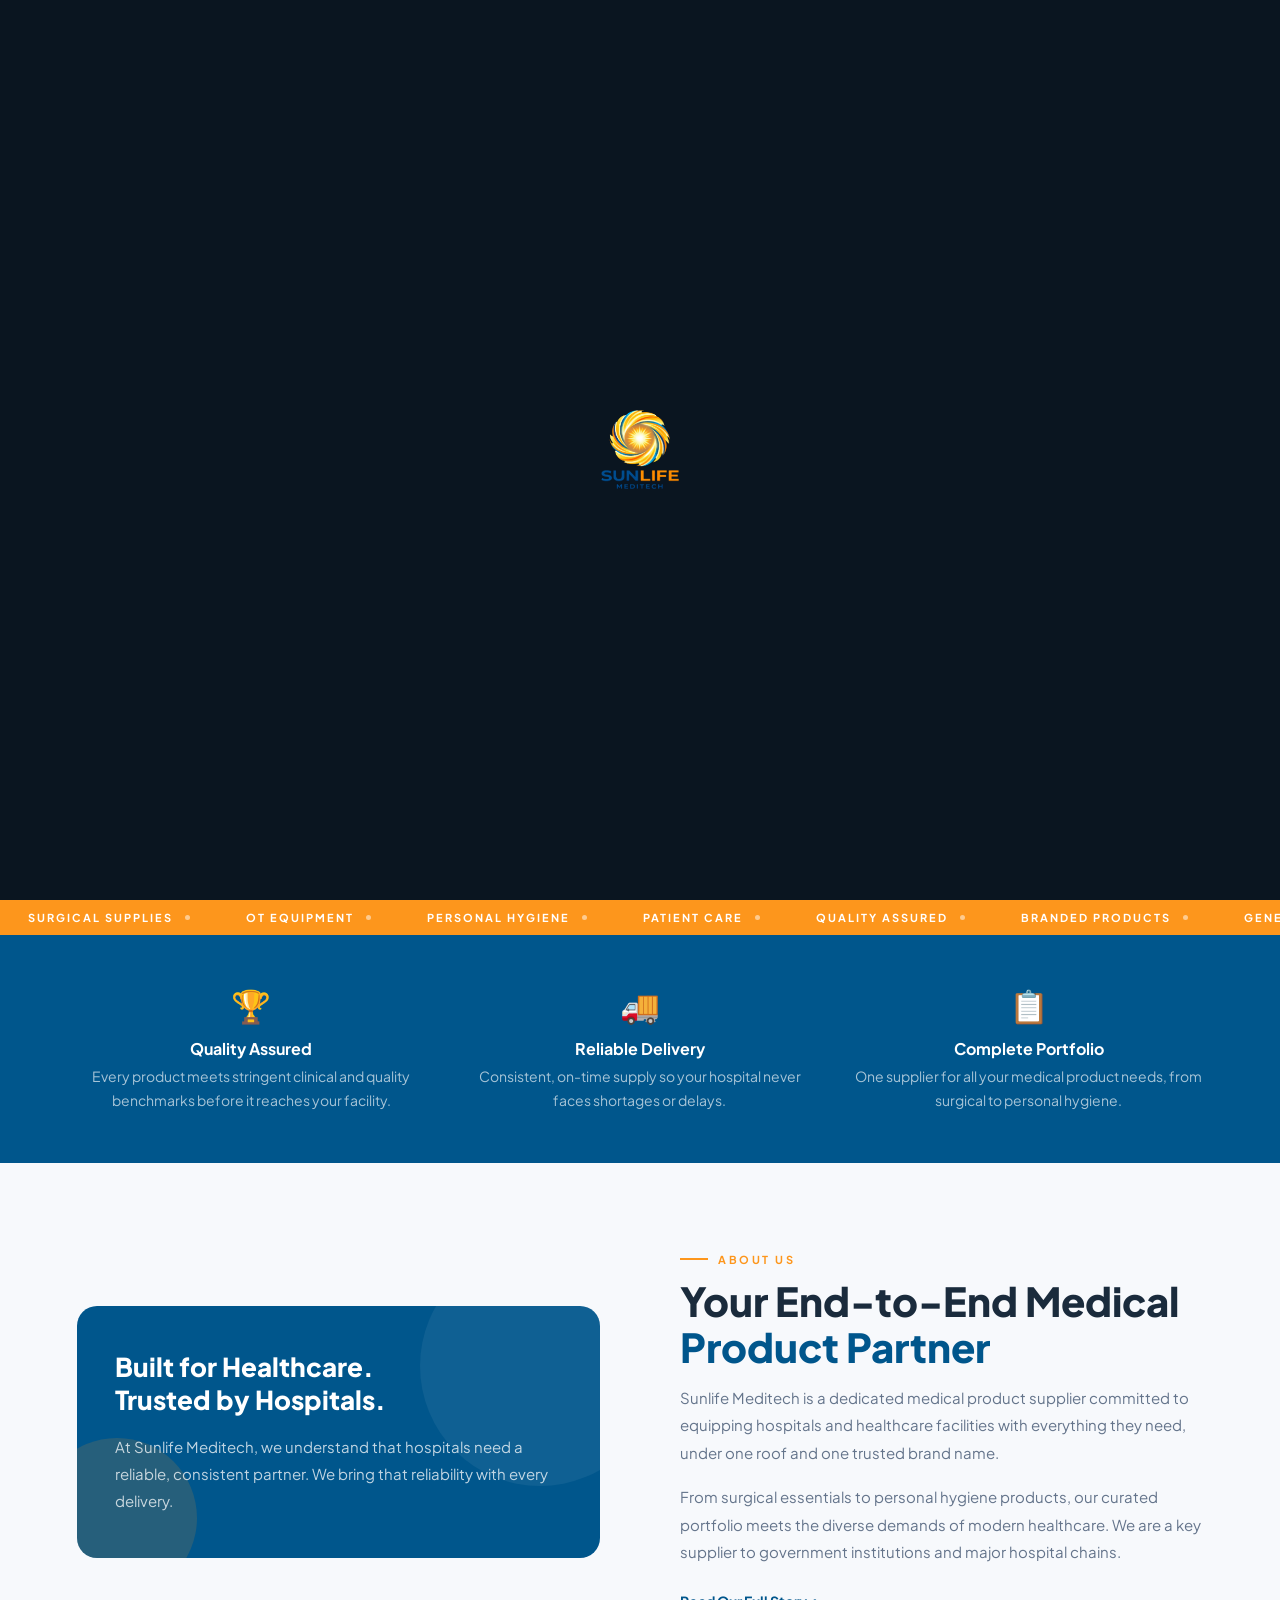
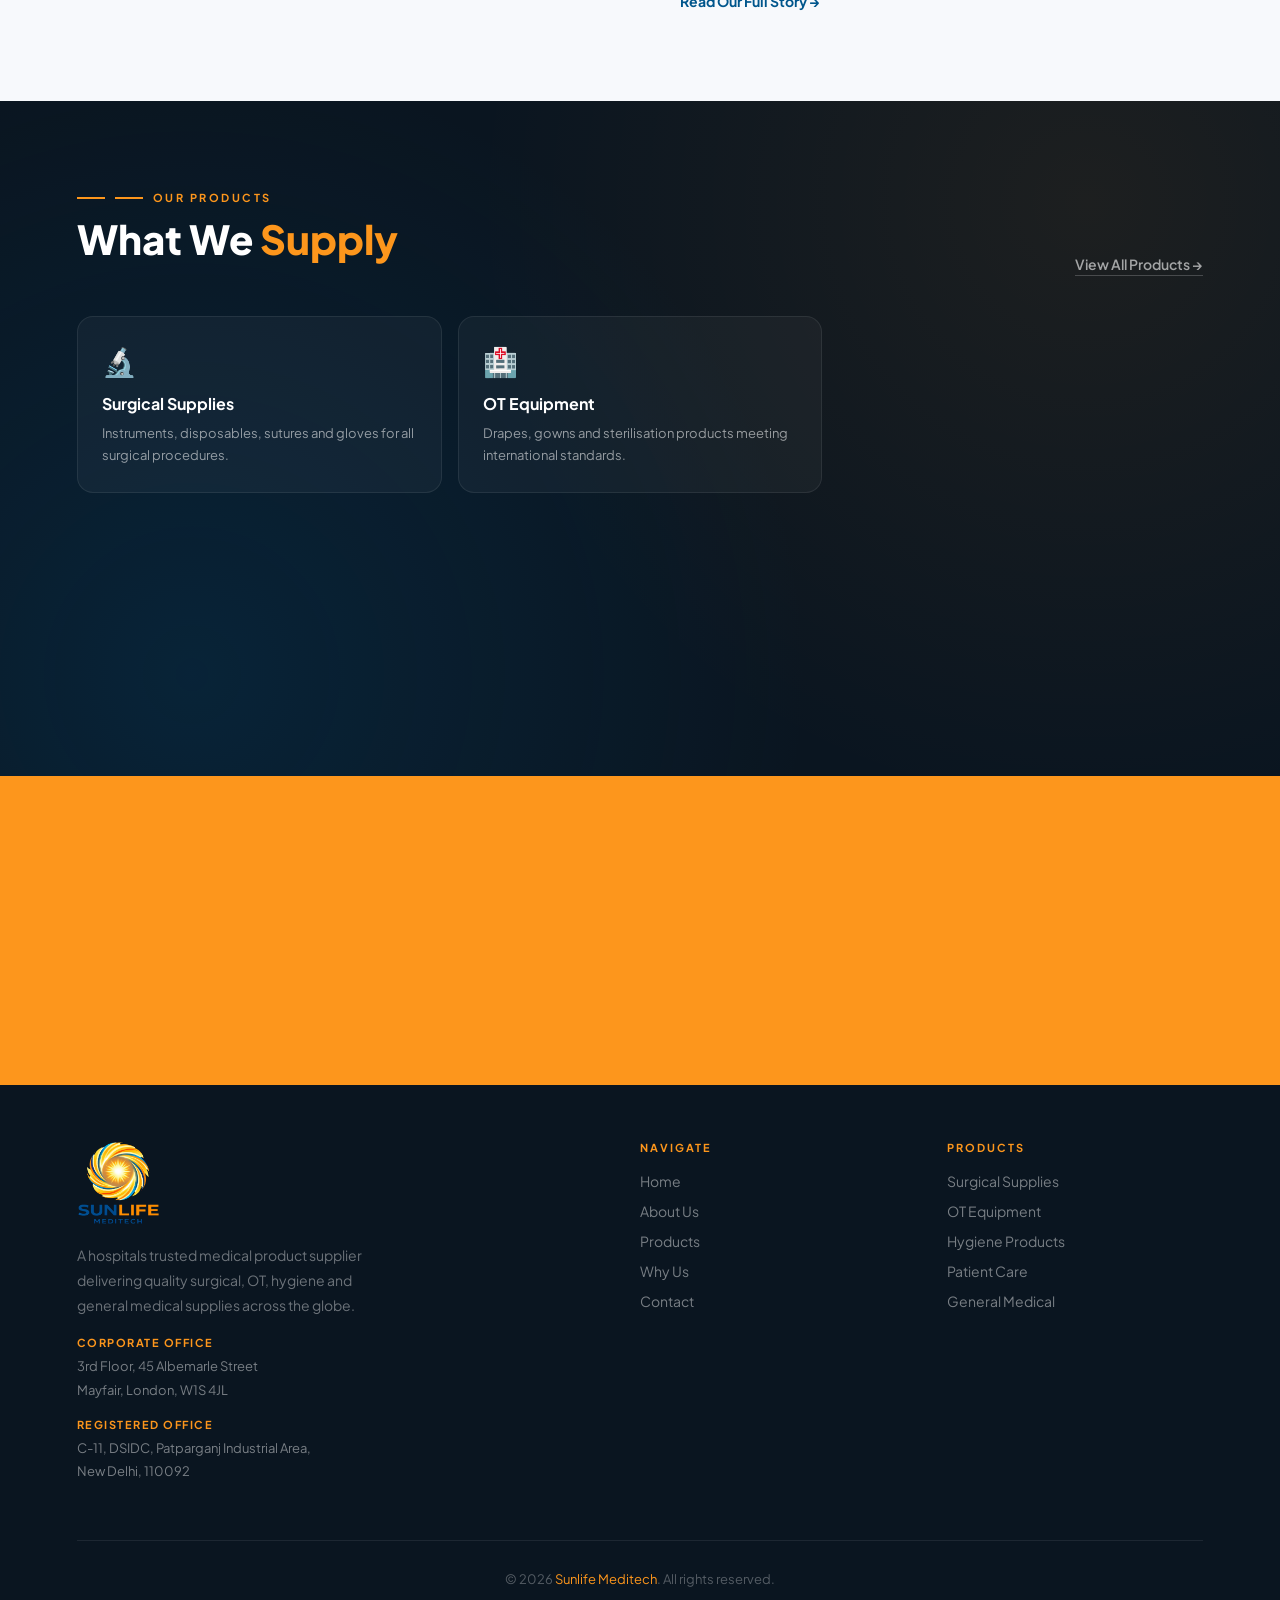
<file: index.html>
<!DOCTYPE html>
<html lang="en">
<head>
  <meta charset="UTF-8"/>
  <meta name="viewport" content="width=device-width, initial-scale=1.0"/>
  <title>Sunlife Meditech | Hospitals Trusted Medical Supplier</title>
  <link rel="stylesheet" href="css/style.css"/>
  <style>
    /* SPLASH SCREEN */
    #splash { position: fixed; inset: 0; z-index: 9999; background: #0a1520; display: flex; align-items: center; justify-content: center; transition: opacity 0.6s ease; }
    #splash.hide { opacity: 0; pointer-events: none; }
    #splash-logo { width: 380px; animation: splashPop 0.8s cubic-bezier(0.34, 1.56, 0.64, 1) forwards; }
    @keyframes splashPop { 0%{opacity:0;transform:scale(0.3)} 100%{opacity:1;transform:scale(1)} }
    #splash-logo.fly-up { transition: transform 0.9s cubic-bezier(0.4,0,0.2,1), opacity 0.5s ease, width 0.8s ease; transform: translateY(-120vh) scale(0.25); opacity: 0; width: 80px; }
    body.splash-active { overflow: hidden; }
  </style>
  <style>
    #home-hero { min-height: 100vh; background: var(--dark); display: flex; align-items: center; padding: 100px 6% 80px; position: relative; overflow: hidden; }
    .hero-bg { position: absolute; inset: 0; background-image: linear-gradient(rgba(0,86,140,0.12) 1px, transparent 1px), linear-gradient(90deg, rgba(0,86,140,0.12) 1px, transparent 1px); background-size: 55px 55px; animation: bgScroll 25s linear infinite; }
    @keyframes bgScroll { from{transform:translateY(0)} to{transform:translateY(55px)} }
    .hero-glow { position: absolute; width: 600px; height: 600px; border-radius: 50%; background: radial-gradient(circle, rgba(0,100,180,0.22) 0%, transparent 70%); top: -150px; right: -100px; }
    .hero-glow2 { position: absolute; width: 350px; height: 350px; border-radius: 50%; background: radial-gradient(circle, rgba(253,150,28,0.1) 0%, transparent 70%); bottom: -80px; left: 30%; }
    .hero-inner { max-width: 1200px; margin: 0 auto; width: 100%; display: grid; grid-template-columns: 1fr 1fr; gap: 70px; align-items: center; position: relative; z-index: 2; }
    .hero-badge { display: inline-flex; align-items: center; gap: 8px; background: rgba(253,150,28,0.15); border: 1px solid rgba(253,150,28,0.3); color: var(--orange); padding: 7px 16px; border-radius: 50px; font-size: 12px; font-weight: 600; letter-spacing: 1.5px; text-transform: uppercase; margin-bottom: 24px; }
    .hero-badge .dot { width: 6px; height: 6px; background: var(--orange); border-radius: 50%; animation: blink 1.6s ease infinite; }
    @keyframes blink { 0%,100%{opacity:1} 50%{opacity:0.3} }
    .hero-h1 { font-size: clamp(38px, 5vw, 62px); font-weight: 800; line-height: 1.1; color: white; margin-bottom: 20px; }
    .hero-h1 .accent { color: var(--orange); }
    .hero-p { font-size: 16px; line-height: 1.8; color: rgba(255,255,255,0.6); max-width: 460px; margin-bottom: 36px; }
    .hero-btns { display: flex; gap: 14px; flex-wrap: wrap; }
    .btn-primary { background: var(--orange); color: white; padding: 14px 32px; border-radius: 8px; font-weight: 700; font-size: 14px; text-decoration: none; transition: all 0.2s; box-shadow: 0 6px 24px rgba(253,150,28,0.35); }
    .btn-primary:hover { background: var(--orange-deep); transform: translateY(-2px); }
    .btn-outline { color: rgba(255,255,255,0.8); font-size: 14px; font-weight: 500; text-decoration: none; padding: 14px 28px; border: 1px solid rgba(255,255,255,0.2); border-radius: 8px; transition: all 0.2s; }
    .btn-outline:hover { border-color: rgba(255,255,255,0.5); color: white; }
    .hero-panel { display: flex; flex-direction: column; gap: 14px; }
    .hp-top { background: rgba(255,255,255,0.05); border: 1px solid rgba(255,255,255,0.08); border-radius: 18px; padding: 26px; }
    .hp-label { font-size: 11px; font-weight: 600; letter-spacing: 2px; text-transform: uppercase; color: var(--orange); margin-bottom: 14px; }
    .hp-cats { display: grid; grid-template-columns: 1fr 1fr; gap: 10px; }
    .hp-cat { background: rgba(0,86,140,0.28); border: 1px solid rgba(0,114,184,0.2); border-radius: 9px; padding: 11px 13px; font-size: 13px; color: rgba(255,255,255,0.8); font-weight: 500; display: flex; align-items: center; gap: 7px; }
    .hp-cat .dot { width: 5px; height: 5px; background: var(--orange); border-radius: 50%; flex-shrink: 0; }
    .hp-bottom { display: grid; grid-template-columns: 1fr 1fr; gap: 12px; }
    .hp-card { border-radius: 14px; padding: 20px 18px; }
    .hp-card.blue { background: var(--blue); }
    .hp-card.orange { background: var(--orange); }
    .hp-card .hc-icon { font-size: 24px; margin-bottom: 10px; }
    .hp-card .hc-title { font-size: 14px; font-weight: 700; color: white; margin-bottom: 3px; }
    .hp-card .hc-sub { font-size: 12px; color: rgba(255,255,255,0.7); line-height: 1.5; }
    .intro-strip { background: var(--blue); padding: 50px 6%; }
    .intro-strip-inner { max-width: 1200px; margin: 0 auto; display: grid; grid-template-columns: repeat(3,1fr); gap: 40px; }
    .is-item { text-align: center; }
    .is-item .is-icon { font-size: 32px; margin-bottom: 12px; }
    .is-item .is-title { font-size: 16px; font-weight: 700; color: white; margin-bottom: 6px; }
    .is-item .is-body { font-size: 14px; color: rgba(255,255,255,0.65); line-height: 1.7; }
    .about-preview { padding: 90px 6%; background: var(--cream); }
    .about-preview-inner { max-width: 1200px; margin: 0 auto; display: grid; grid-template-columns: 1fr 1fr; gap: 80px; align-items: center; }
    .ap-visual { background: var(--blue); border-radius: 20px; padding: 44px 38px; position: relative; overflow: hidden; }
    .ap-visual::before { content: ''; position: absolute; top: -60px; right: -60px; width: 240px; height: 240px; border-radius: 50%; background: rgba(255,255,255,0.06); }
    .ap-visual::after { content: ''; position: absolute; bottom: -40px; left: -40px; width: 160px; height: 160px; border-radius: 50%; background: rgba(253,150,28,0.15); }
    .ap-visual h3 { font-size: 26px; font-weight: 800; color: white; line-height: 1.3; margin-bottom: 16px; position: relative; z-index: 1; }
    .ap-visual p { font-size: 15px; color: rgba(255,255,255,0.75); line-height: 1.8; position: relative; z-index: 1; }
    .ap-body { font-size: 15px; color: var(--muted); line-height: 1.85; margin-bottom: 16px; }
    .ap-link { display: inline-flex; align-items: center; gap: 8px; color: var(--blue); font-weight: 700; font-size: 14px; text-decoration: none; margin-top: 10px; }
    .ap-link:hover { color: var(--orange); }
    .products-preview { padding: 90px 6%; background: var(--dark); position: relative; overflow: hidden; }
    .products-preview::before { content: ''; position: absolute; inset: 0; background: radial-gradient(circle at 15% 85%, rgba(0,86,140,0.22) 0%, transparent 50%), radial-gradient(circle at 85% 15%, rgba(253,150,28,0.08) 0%, transparent 50%); }
    .pp-inner { max-width: 1200px; margin: 0 auto; position: relative; z-index: 1; }
    .pp-top { display: flex; justify-content: space-between; align-items: flex-end; margin-bottom: 40px; flex-wrap: wrap; gap: 16px; }
    .pp-top .sec-title { color: white; }
    .pp-top .sec-title span { color: var(--orange); }
    .pp-top a { color: rgba(255,255,255,0.6); font-size: 14px; font-weight: 600; text-decoration: none; border-bottom: 1px solid rgba(255,255,255,0.2); padding-bottom: 2px; transition: color 0.2s; }
    .pp-top a:hover { color: var(--orange); }
    .pp-grid { display: grid; grid-template-columns: repeat(3,1fr); gap: 16px; }
    .pp-card { background: rgba(255,255,255,0.04); border: 1px solid rgba(255,255,255,0.08); border-radius: 16px; padding: 26px 24px; transition: transform 0.25s; text-decoration: none; display: block; }
    .pp-card:hover { transform: translateY(-5px); background: rgba(255,255,255,0.07); }
    .pp-card .pc-icon { font-size: 28px; margin-bottom: 14px; }
    .pp-card .pc-title { font-size: 16px; font-weight: 700; color: white; margin-bottom: 8px; }
    .pp-card .pc-body { font-size: 13px; color: rgba(255,255,255,0.55); line-height: 1.7; }
    .cta-strip { background: var(--orange); padding: 70px 6%; }
    .cta-inner { max-width: 900px; margin: 0 auto; text-align: center; }
    .cta-inner h2 { font-size: clamp(26px, 4vw, 40px); font-weight: 800; color: white; margin-bottom: 14px; }
    .cta-inner p { font-size: 16px; color: rgba(255,255,255,0.85); margin-bottom: 30px; line-height: 1.7; }
    .btn-white { background: white; color: var(--orange); padding: 14px 36px; border-radius: 8px; font-weight: 700; font-size: 14px; text-decoration: none; transition: all 0.2s; display: inline-block; }
    .btn-white:hover { transform: translateY(-2px); box-shadow: 0 8px 24px rgba(0,0,0,0.15); }
    @media (max-width: 960px) { .hero-inner { grid-template-columns: 1fr; } .hero-panel { display: none; } .intro-strip-inner { grid-template-columns: 1fr; gap: 24px; } .about-preview-inner { grid-template-columns: 1fr; } .pp-grid { grid-template-columns: 1fr 1fr; } }
    @media (max-width: 640px) { .pp-grid { grid-template-columns: 1fr; } }
  </style>
</head>
<body class="splash-active">

<!-- SPLASH SCREEN -->
<div id="splash">
  <img id="splash-logo" src="images/logo%20(5).png" alt="Sunlife Meditech"/>
</div>
<nav id="mainNav">
  <a href="index.html" class="logo-wrap"><img src="images/logo%20(5).png" alt="Sunlife Meditech"/></a>
  <ul class="nav-links" id="navLinks">
    <li><a href="index.html" class="active">Home</a></li>
    <li><a href="about.html">About</a></li>
    <li><a href="products.html">Products</a></li>
    <li><a href="why-us.html">Why Us</a></li>
    <li><a href="contact.html">Contact</a></li>
  </ul>
  <a href="contact.html" class="nav-btn">Get in Touch</a>
  <div class="hamburger" onclick="toggleMenu()"><span></span><span></span><span></span></div>
</nav>

<section id="home-hero">
  <div class="hero-bg"></div>
  <div class="hero-glow"></div>
  <div class="hero-glow2"></div>
  <div class="hero-inner">
    <div>
      <div class="hero-badge"><span class="dot"></span>Hospitals Trusted Supplier</div>
      <h1 class="hero-h1">Supplying <span class="accent">Excellence</span><br>to Every Hospital</h1>
      <p class="hero-p">Sunlife Meditech delivers a comprehensive range of medical products under one trusted brand name. Surgical, OT, hygiene, patient care and more, all from a single reliable source.</p>
      <div class="hero-btns">
        <a href="products.html" class="btn-primary">Explore Products</a>
        <a href="about.html" class="btn-outline">About Us</a>
      </div>
    </div>
    <div class="hero-panel rr">
      <div class="hp-top">
        <div class="hp-label">Product Categories</div>
        <div class="hp-cats">
          <div class="hp-cat"><span class="dot"></span>Surgical Supplies</div>
          <div class="hp-cat"><span class="dot"></span>OT Equipment</div>
          <div class="hp-cat"><span class="dot"></span>Personal Hygiene</div>
          <div class="hp-cat"><span class="dot"></span>Patient Care</div>
          <div class="hp-cat"><span class="dot"></span>General Medical</div>
          <div class="hp-cat"><span class="dot"></span>Bulk Orders</div>
        </div>
      </div>
      <div class="hp-bottom">
        <div class="hp-card blue"><div class="hc-icon">&#127973;</div><div class="hc-title">Hospital Grade</div><div class="hc-sub">Every product meets clinical standards</div></div>
        <div class="hp-card orange"><div class="hc-icon">&#128666;</div><div class="hc-title">Reliable Supply</div><div class="hc-sub">On-time, every time</div></div>
      </div>
    </div>
  </div>
</section>

<div class="ticker-wrap">
  <div class="ticker">
    <span class="ticker-item">Surgical Supplies<span class="sep"></span></span>
    <span class="ticker-item">OT Equipment<span class="sep"></span></span>
    <span class="ticker-item">Personal Hygiene<span class="sep"></span></span>
    <span class="ticker-item">Patient Care<span class="sep"></span></span>
    <span class="ticker-item">Quality Assured<span class="sep"></span></span>
    <span class="ticker-item">Branded Products<span class="sep"></span></span>
    <span class="ticker-item">General Medical Supplies<span class="sep"></span></span>
    <span class="ticker-item">Sunlife Meditech<span class="sep"></span></span>
    <span class="ticker-item">Surgical Supplies<span class="sep"></span></span>
    <span class="ticker-item">OT Equipment<span class="sep"></span></span>
    <span class="ticker-item">Personal Hygiene<span class="sep"></span></span>
    <span class="ticker-item">Patient Care<span class="sep"></span></span>
    <span class="ticker-item">Quality Assured<span class="sep"></span></span>
    <span class="ticker-item">Branded Products<span class="sep"></span></span>
    <span class="ticker-item">General Medical Supplies<span class="sep"></span></span>
    <span class="ticker-item">Sunlife Meditech<span class="sep"></span></span>
  </div>
</div>

<div class="intro-strip">
  <div class="intro-strip-inner">
    <div class="is-item reveal"><div class="is-icon">&#127942;</div><div class="is-title">Quality Assured</div><div class="is-body">Every product meets stringent clinical and quality benchmarks before it reaches your facility.</div></div>
    <div class="is-item reveal"><div class="is-icon">&#128666;</div><div class="is-title">Reliable Delivery</div><div class="is-body">Consistent, on-time supply so your hospital never faces shortages or delays.</div></div>
    <div class="is-item reveal"><div class="is-icon">&#128203;</div><div class="is-title">Complete Portfolio</div><div class="is-body">One supplier for all your medical product needs, from surgical to personal hygiene.</div></div>
  </div>
</div>

<section class="about-preview">
  <div class="about-preview-inner">
    <div class="rl">
      <div class="ap-visual">
        <h3>Built for Healthcare.<br>Trusted by Hospitals.</h3>
        <p>At Sunlife Meditech, we understand that hospitals need a reliable, consistent partner. We bring that reliability with every delivery.</p>
      </div>
    </div>
    <div class="reveal">
      <div class="sec-tag">About Us</div>
      <h2 class="sec-title">Your End-to-End Medical <span>Product Partner</span></h2>
      <p class="ap-body">Sunlife Meditech is a dedicated medical product supplier committed to equipping hospitals and healthcare facilities with everything they need, under one roof and one trusted brand name.</p>
      <p class="ap-body">From surgical essentials to personal hygiene products, our curated portfolio meets the diverse demands of modern healthcare. We are a key supplier to government institutions and major hospital chains.</p>
      <a href="about.html" class="ap-link">Read Our Full Story &#8594;</a>
    </div>
  </div>
</section>

<section class="products-preview">
  <div class="pp-inner">
    <div class="pp-top reveal">
      <div>
        <div class="sec-tag" style="color:var(--orange)"><span style="background:var(--orange);width:28px;height:2px;display:block"></span>Our Products</div>
        <h2 class="sec-title" style="margin-top:8px">What We <span>Supply</span></h2>
      </div>
      <a href="products.html">View All Products &#8594;</a>
    </div>
    <div class="pp-grid">
      <a href="products.html" class="pp-card reveal"><div class="pc-icon">&#128300;</div><div class="pc-title">Surgical Supplies</div><div class="pc-body">Instruments, disposables, sutures and gloves for all surgical procedures.</div></a>
      <a href="products.html" class="pp-card reveal"><div class="pc-icon">&#127973;</div><div class="pc-title">OT Equipment</div><div class="pc-body">Drapes, gowns and sterilisation products meeting international standards.</div></a>
      <a href="products.html" class="pp-card reveal"><div class="pc-icon">&#129470;</div><div class="pc-title">Personal Hygiene</div><div class="pc-body">Hospital-grade sanitisers, wipes, adult diapers and PPE for patients and staff.</div></a>
      <a href="products.html" class="pp-card reveal"><div class="pc-icon">&#128716;</div><div class="pc-title">Patient Care</div><div class="pc-body">Wound care, mobility aids and bed management solutions.</div></a>
      <a href="products.html" class="pp-card reveal"><div class="pc-icon">&#128138;</div><div class="pc-title">General Medical</div><div class="pc-body">IV supplies, bandages and everyday ward essentials, always in stock.</div></a>
      <a href="products.html" class="pp-card reveal"><div class="pc-icon">&#128230;</div><div class="pc-title">Bulk and Custom Orders</div><div class="pc-body">Flexible ordering for hospitals of all sizes with reliable logistics.</div></a>
    </div>
  </div>
</section>

<section class="cta-strip">
  <div class="cta-inner reveal">
    <h2>Ready to Partner with Sunlife Meditech?</h2>
    <p>Send us your requirements and our team will get back to you within 24 hours.</p>
    <a href="contact.html" class="btn-white">Get in Touch</a>
  </div>
</section>

<footer>
  <div class="footer-inner">
    <div class="footer-brand">
      <div class="footer-logo"><img src="images/logo%20(5).png" alt="Sunlife Meditech"/></div>
      <p>A hospitals trusted medical product supplier delivering quality surgical, OT, hygiene and general medical supplies across the globe.</p>
      <div class="footer-offices">
        <div class="fo-block"><div class="fo-label">Corporate Office</div><div class="fo-addr">3rd Floor, 45 Albemarle Street<br>Mayfair, London, W1S 4JL</div></div>
        <div class="fo-block"><div class="fo-label">Registered Office</div><div class="fo-addr">C-11, DSIDC, Patparganj Industrial Area,<br>New Delhi, 110092</div></div>
      </div>
    </div>
    <div class="footer-col"><h5>Navigate</h5><ul><li><a href="index.html">Home</a></li><li><a href="about.html">About Us</a></li><li><a href="products.html">Products</a></li><li><a href="why-us.html">Why Us</a></li><li><a href="contact.html">Contact</a></li></ul></div>
    <div class="footer-col"><h5>Products</h5><ul><li><a href="products.html">Surgical Supplies</a></li><li><a href="products.html">OT Equipment</a></li><li><a href="products.html">Hygiene Products</a></li><li><a href="products.html">Patient Care</a></li><li><a href="products.html">General Medical</a></li></ul></div>
  </div>
  <div class="footer-bottom"><p>&#169; 2026 <span>Sunlife Meditech</span>. All rights reserved.</p></div>
</footer>

<script src="js/main.js"></script>
<script>
  // Splash screen animation
  window.addEventListener("load", function() {
    var splash = document.getElementById("splash");
    var logo = document.getElementById("splash-logo");

    // Step 1: Logo pops in (handled by CSS animation)
    // Step 2: After 1.8s, logo flies up to navbar position
    setTimeout(function() {
      logo.classList.add("fly-up");
    }, 1000);

    // Step 3: After fly-up completes, hide splash and show page
    setTimeout(function() {
      splash.classList.add("hide");
      document.body.classList.remove("splash-active");
    }, 1800);

    // Step 4: Remove splash from DOM completely
    setTimeout(function() {
      splash.remove();
    }, 2400);
  });
</script>
</body>
</html>
</file>
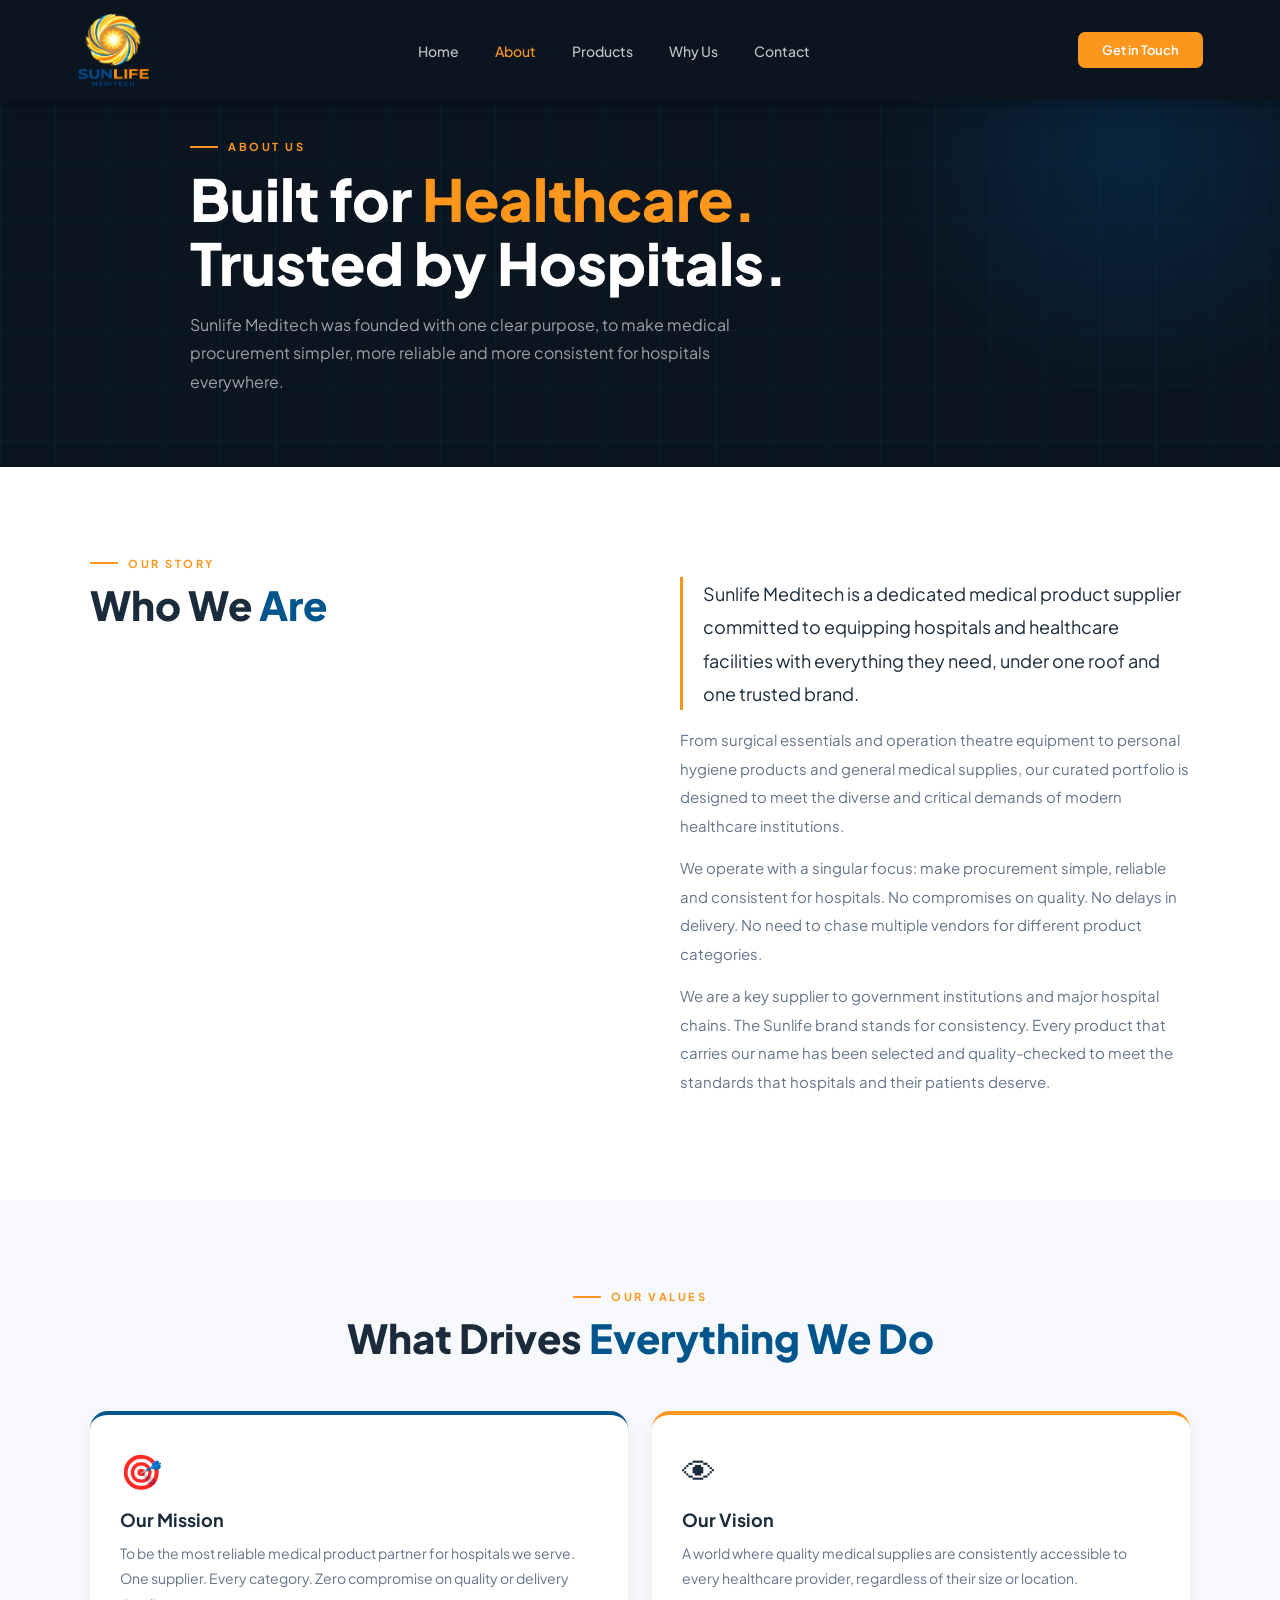
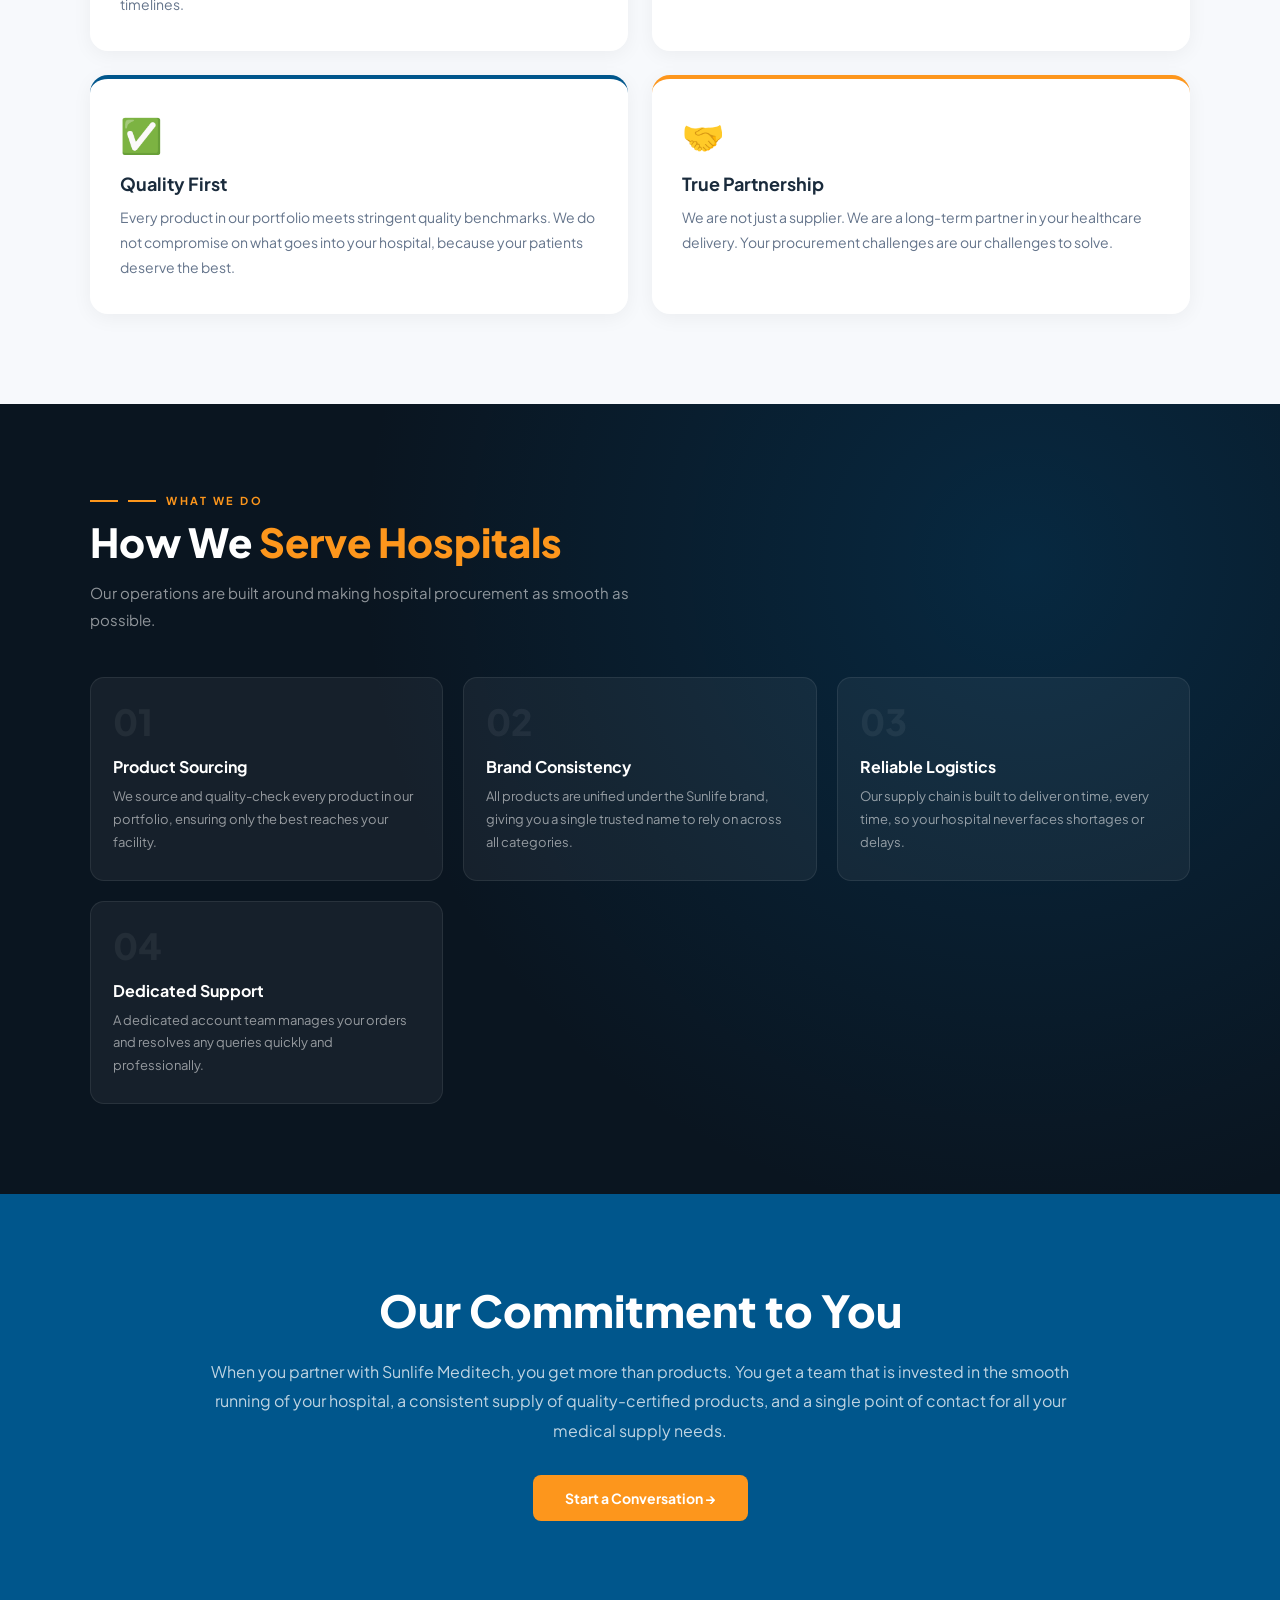
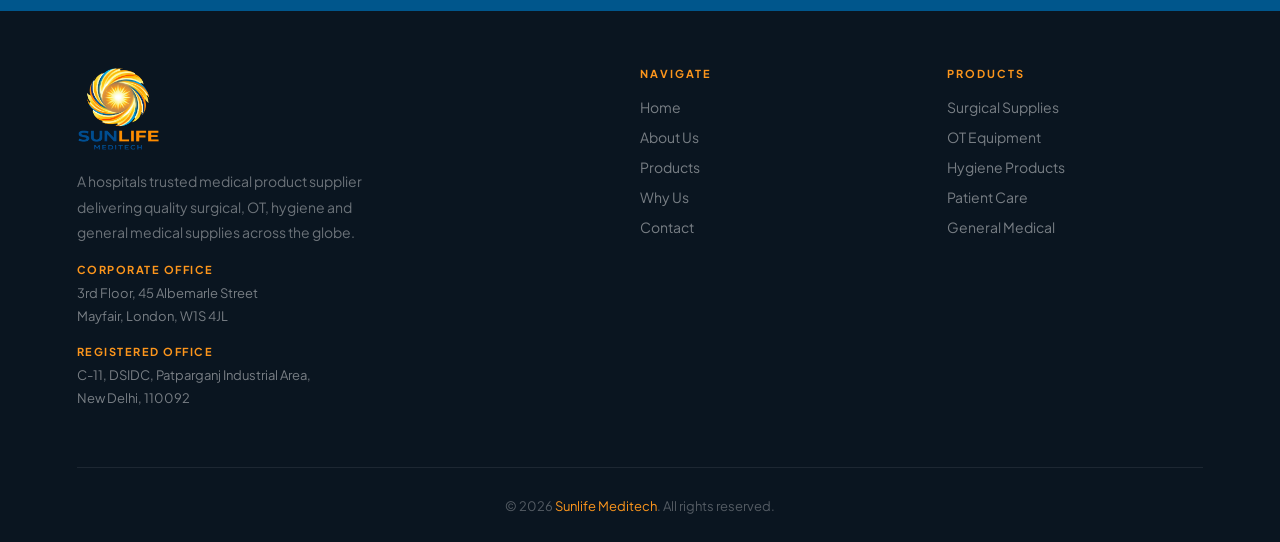
<file: about.html>
<!DOCTYPE html>
<html lang="en">
<head>
  <meta charset="UTF-8"/>
  <meta name="viewport" content="width=device-width, initial-scale=1.0"/>
  <title>About Us | Sunlife Meditech</title>
  <link rel="stylesheet" href="css/style.css"/>
  <style>
    .story { padding: 90px 6%; background: var(--white); }
    .story-inner { max-width: 1100px; margin: 0 auto; display: grid; grid-template-columns: 1fr 1fr; gap: 80px; align-items: start; }
    .story-left { position: sticky; top: 100px; }
    .story-left .sec-title { margin-top: 12px; }
    .story-intro { font-size: 18px; font-weight: 400; line-height: 1.85; color: var(--text); margin: 20px 0 16px; border-left: 3px solid var(--orange); padding-left: 20px; }
    .story-body { font-size: 15px; color: var(--muted); line-height: 1.9; margin-bottom: 14px; }
    .values { padding: 90px 6%; background: var(--cream); }
    .values-inner { max-width: 1100px; margin: 0 auto; }
    .values-grid { display: grid; grid-template-columns: repeat(2,1fr); gap: 24px; margin-top: 50px; }
    .val-card { background: white; border-radius: 18px; padding: 34px 30px; box-shadow: 0 4px 20px rgba(0,0,0,0.05); border-top: 4px solid var(--blue); transition: transform 0.25s; }
    .val-card:hover { transform: translateY(-5px); }
    .val-card:nth-child(even) { border-top-color: var(--orange); }
    .val-card .vc-icon { font-size: 34px; margin-bottom: 16px; }
    .val-card .vc-title { font-size: 18px; font-weight: 700; color: var(--text); margin-bottom: 10px; }
    .val-card .vc-body { font-size: 14px; color: var(--muted); line-height: 1.8; }
    .what-we-do { padding: 90px 6%; background: var(--dark); position: relative; overflow: hidden; }
    .what-we-do::before { content: ''; position: absolute; inset: 0; background: radial-gradient(circle at 80% 20%, rgba(0,86,140,0.3) 0%, transparent 55%); }
    .wwd-inner { max-width: 1100px; margin: 0 auto; position: relative; z-index: 1; }
    .wwd-inner .sec-title { color: white; }
    .wwd-inner .sec-title span { color: var(--orange); }
    .wwd-inner .sec-sub { color: rgba(255,255,255,0.55); margin-bottom: 50px; }
    .wwd-grid { display: grid; grid-template-columns: repeat(3,1fr); gap: 20px; }
    .wwd-item { background: rgba(255,255,255,0.05); border: 1px solid rgba(255,255,255,0.08); border-radius: 14px; padding: 26px 22px; }
    .wwd-item .wi-num { font-size: 36px; font-weight: 800; color: rgba(255,255,255,0.06); line-height: 1; margin-bottom: 16px; }
    .wwd-item .wi-title { font-size: 16px; font-weight: 700; color: white; margin-bottom: 8px; }
    .wwd-item .wi-body { font-size: 13px; color: rgba(255,255,255,0.55); line-height: 1.75; }
    .commitment { padding: 90px 6%; background: var(--blue); }
    .commitment-inner { max-width: 900px; margin: 0 auto; text-align: center; }
    .commitment-inner h2 { font-size: clamp(28px, 4vw, 44px); font-weight: 800; color: white; line-height: 1.2; margin-bottom: 20px; }
    .commitment-inner p { font-size: 16px; color: rgba(255,255,255,0.75); line-height: 1.85; margin-bottom: 14px; }
    .commitment-inner a { display: inline-flex; align-items: center; gap: 8px; background: var(--orange); color: white; padding: 14px 32px; border-radius: 8px; font-weight: 700; font-size: 14px; text-decoration: none; margin-top: 16px; transition: all 0.2s; }
    .commitment-inner a:hover { background: var(--orange-deep); transform: translateY(-2px); }
    @media (max-width: 960px) { .story-inner { grid-template-columns: 1fr; } .story-left { position: static; } .values-grid { grid-template-columns: 1fr; } .wwd-grid { grid-template-columns: 1fr 1fr; } }
    @media (max-width: 640px) { .wwd-grid { grid-template-columns: 1fr; } }
  </style>
</head>
<body>
<nav id="mainNav" class="solid">
  <a href="index.html" class="logo-wrap"><img src="images/logo%20(5).png" alt="Sunlife Meditech"/></a>
  <ul class="nav-links" id="navLinks">
    <li><a href="index.html">Home</a></li>
    <li><a href="about.html" class="active">About</a></li>
    <li><a href="products.html">Products</a></li>
    <li><a href="why-us.html">Why Us</a></li>
    <li><a href="contact.html">Contact</a></li>
  </ul>
  <a href="contact.html" class="nav-btn">Get in Touch</a>
  <div class="hamburger" onclick="toggleMenu()"><span></span><span></span><span></span></div>
</nav>
<div class="page-hero">
  <div class="page-hero-inner">
    <div class="page-hero-tag">About Us</div>
    <h1>Built for <span>Healthcare.</span><br>Trusted by Hospitals.</h1>
    <p>Sunlife Meditech was founded with one clear purpose, to make medical procurement simpler, more reliable and more consistent for hospitals everywhere.</p>
  </div>
</div>
<section class="story">
  <div class="story-inner">
    <div class="story-left rl">
      <div class="sec-tag">Our Story</div>
      <h2 class="sec-title">Who We <span>Are</span></h2>
    </div>
    <div class="reveal">
      <p class="story-intro">Sunlife Meditech is a dedicated medical product supplier committed to equipping hospitals and healthcare facilities with everything they need, under one roof and one trusted brand.</p>
      <p class="story-body">From surgical essentials and operation theatre equipment to personal hygiene products and general medical supplies, our curated portfolio is designed to meet the diverse and critical demands of modern healthcare institutions.</p>
      <p class="story-body">We operate with a singular focus: make procurement simple, reliable and consistent for hospitals. No compromises on quality. No delays in delivery. No need to chase multiple vendors for different product categories.</p>
      <p class="story-body">We are a key supplier to government institutions and major hospital chains. The Sunlife brand stands for consistency. Every product that carries our name has been selected and quality-checked to meet the standards that hospitals and their patients deserve.</p>
    </div>
  </div>
</section>
<section class="values">
  <div class="values-inner">
    <div class="reveal" style="text-align:center;max-width:600px;margin:0 auto;">
      <div class="sec-tag" style="justify-content:center">Our Values</div>
      <h2 class="sec-title" style="margin-top:10px">What Drives <span>Everything We Do</span></h2>
    </div>
    <div class="values-grid">
      <div class="val-card reveal"><div class="vc-icon">&#127919;</div><div class="vc-title">Our Mission</div><div class="vc-body">To be the most reliable medical product partner for hospitals we serve. One supplier. Every category. Zero compromise on quality or delivery timelines.</div></div>
      <div class="val-card reveal"><div class="vc-icon">&#128065;</div><div class="vc-title">Our Vision</div><div class="vc-body">A world where quality medical supplies are consistently accessible to every healthcare provider, regardless of their size or location.</div></div>
      <div class="val-card reveal"><div class="vc-icon">&#9989;</div><div class="vc-title">Quality First</div><div class="vc-body">Every product in our portfolio meets stringent quality benchmarks. We do not compromise on what goes into your hospital, because your patients deserve the best.</div></div>
      <div class="val-card reveal"><div class="vc-icon">&#129309;</div><div class="vc-title">True Partnership</div><div class="vc-body">We are not just a supplier. We are a long-term partner in your healthcare delivery. Your procurement challenges are our challenges to solve.</div></div>
    </div>
  </div>
</section>
<section class="what-we-do">
  <div class="wwd-inner">
    <div class="reveal">
      <div class="sec-tag" style="color:var(--orange)"><span style="background:var(--orange);width:28px;height:2px;display:block"></span>What We Do</div>
      <h2 class="sec-title" style="margin-top:10px">How We <span>Serve Hospitals</span></h2>
      <p class="sec-sub" style="margin-top:12px;margin-bottom:44px;">Our operations are built around making hospital procurement as smooth as possible.</p>
    </div>
    <div class="wwd-grid">
      <div class="wwd-item reveal"><div class="wi-num">01</div><div class="wi-title">Product Sourcing</div><div class="wi-body">We source and quality-check every product in our portfolio, ensuring only the best reaches your facility.</div></div>
      <div class="wwd-item reveal"><div class="wi-num">02</div><div class="wi-title">Brand Consistency</div><div class="wi-body">All products are unified under the Sunlife brand, giving you a single trusted name to rely on across all categories.</div></div>
      <div class="wwd-item reveal"><div class="wi-num">03</div><div class="wi-title">Reliable Logistics</div><div class="wi-body">Our supply chain is built to deliver on time, every time, so your hospital never faces shortages or delays.</div></div>
      <div class="wwd-item reveal"><div class="wi-num">04</div><div class="wi-title">Dedicated Support</div><div class="wi-body">A dedicated account team manages your orders and resolves any queries quickly and professionally.</div></div>
      <div class="wwd-item reveal"><div class="wi-num">05</div><div class="wi-title">Flexible Ordering</div><div class="wi-body">From small clinics to large multi-specialty hospitals, we accommodate orders of all sizes with custom requirements.</div></div>
      <div class="wwd-item reveal"><div class="wi-num">06</div><div class="wi-title">Complete Portfolio</div><div class="wi-body">Surgical, OT, hygiene, patient care and more. One supplier for every medical product category your hospital needs.</div></div>
    </div>
  </div>
</section>
<section class="commitment">
  <div class="commitment-inner reveal">
    <h2>Our Commitment to You</h2>
    <p>When you partner with Sunlife Meditech, you get more than products. You get a team that is invested in the smooth running of your hospital, a consistent supply of quality-certified products, and a single point of contact for all your medical supply needs.</p>
    <a href="contact.html">Start a Conversation &#8594;</a>
  </div>
</section>
<footer>
  <div class="footer-inner">
    <div class="footer-brand">
      <div class="footer-logo"><img src="images/logo%20(5).png" alt="Sunlife Meditech"/></div>
      <p>A hospitals trusted medical product supplier delivering quality surgical, OT, hygiene and general medical supplies across the globe.</p>
      <div class="footer-offices">
        <div class="fo-block"><div class="fo-label">Corporate Office</div><div class="fo-addr">3rd Floor, 45 Albemarle Street<br>Mayfair, London, W1S 4JL</div></div>
        <div class="fo-block"><div class="fo-label">Registered Office</div><div class="fo-addr">C-11, DSIDC, Patparganj Industrial Area,<br>New Delhi, 110092</div></div>
      </div>
    </div>
    <div class="footer-col"><h5>Navigate</h5><ul><li><a href="index.html">Home</a></li><li><a href="about.html">About Us</a></li><li><a href="products.html">Products</a></li><li><a href="why-us.html">Why Us</a></li><li><a href="contact.html">Contact</a></li></ul></div>
    <div class="footer-col"><h5>Products</h5><ul><li><a href="products.html">Surgical Supplies</a></li><li><a href="products.html">OT Equipment</a></li><li><a href="products.html">Hygiene Products</a></li><li><a href="products.html">Patient Care</a></li><li><a href="products.html">General Medical</a></li></ul></div>
  </div>
  <div class="footer-bottom"><p>&#169; 2026 <span>Sunlife Meditech</span>. All rights reserved.</p></div>
</footer>
<script src="js/main.js"></script>
</body>
</html>
</file>
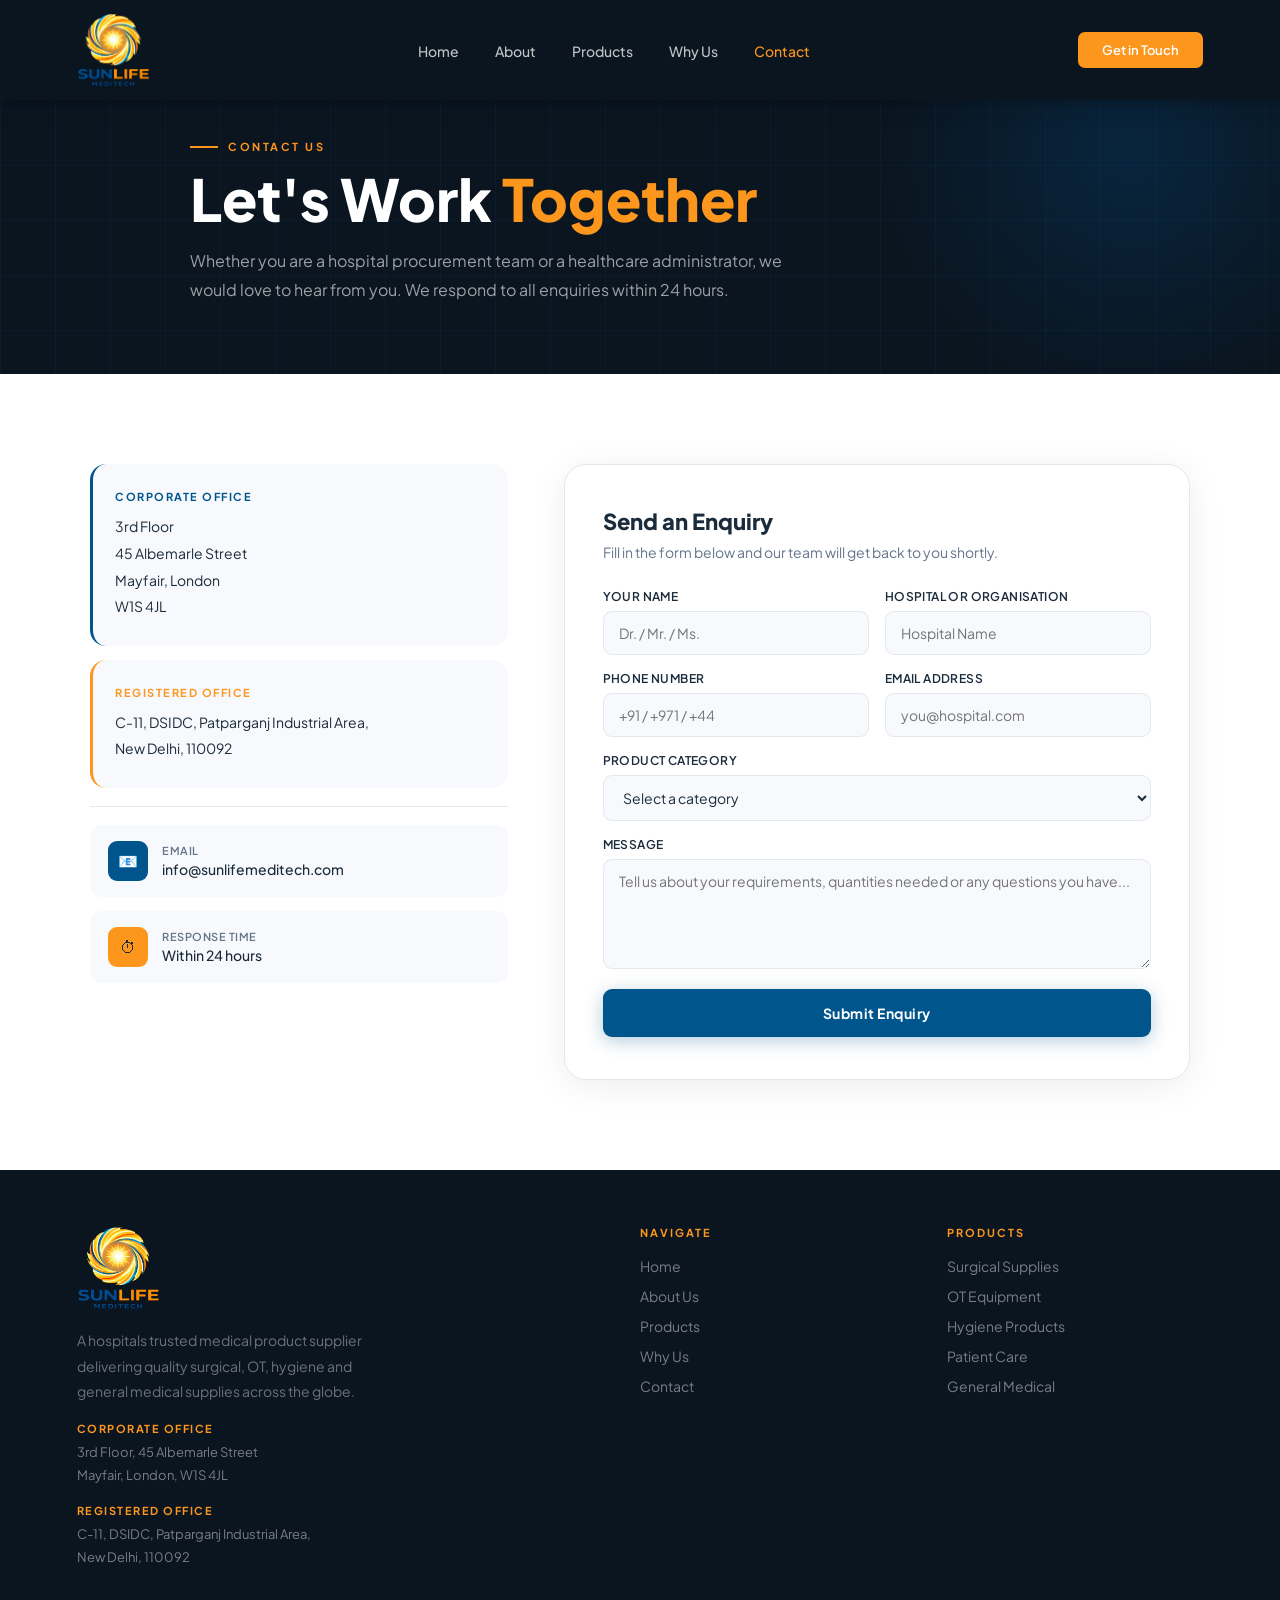
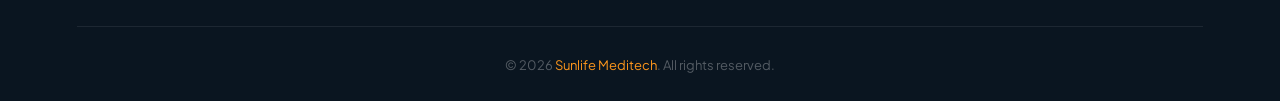
<file: contact.html>
<!DOCTYPE html>
<html lang="en">
<head>
  <meta charset="UTF-8"/>
  <meta name="viewport" content="width=device-width, initial-scale=1.0"/>
  <title>Contact Us | Sunlife Meditech</title>
  <link rel="stylesheet" href="css/style.css"/>
  <style>
    .contact-main { padding: 90px 6%; background: var(--white); }
    .contact-wrap { max-width: 1100px; margin: 0 auto; }
    .contact-layout { display: grid; grid-template-columns: 1fr 1.5fr; gap: 56px; }
    .contact-left { display: flex; flex-direction: column; gap: 14px; }
    .addr-card { background: var(--cream); border-radius: 16px; padding: 26px 22px; border-left: 3px solid var(--blue); }
    .addr-card.orange-border { border-left-color: var(--orange); }
    .addr-label { font-size: 11px; font-weight: 700; letter-spacing: 1.5px; text-transform: uppercase; color: var(--blue); margin-bottom: 10px; }
    .addr-label.orange { color: var(--orange); }
    .addr-lines { font-size: 14px; color: var(--text); line-height: 1.9; }
    .contact-divider { height: 1px; background: var(--border); margin: 4px 0; }
    .cir-item { background: var(--cream); border-radius: 12px; padding: 16px 18px; display: flex; gap: 14px; align-items: center; }
    .cir-icon { width: 40px; height: 40px; min-width: 40px; background: var(--blue); border-radius: 9px; display: flex; align-items: center; justify-content: center; font-size: 16px; }
    .cir-icon.o { background: var(--orange); }
    .cir-label { font-size: 11px; font-weight: 600; color: var(--muted); text-transform: uppercase; letter-spacing: 0.5px; margin-bottom: 3px; }
    .cir-val { font-size: 14px; color: var(--text); font-weight: 500; }
    .contact-form-card { background: white; border-radius: 22px; padding: 42px 38px; box-shadow: 0 6px 36px rgba(0,0,0,0.07); border: 1px solid var(--border); }
    .cf-title { font-size: 22px; font-weight: 800; color: var(--text); margin-bottom: 8px; }
    .cf-sub { font-size: 14px; color: var(--muted); margin-bottom: 28px; }
    .form-row { display: grid; grid-template-columns: 1fr 1fr; gap: 16px; }
    .fg { margin-bottom: 16px; }
    .fg label { display: block; font-size: 12px; font-weight: 600; color: var(--text); margin-bottom: 7px; text-transform: uppercase; letter-spacing: 0.4px; }
    .fg input, .fg textarea, .fg select { width: 100%; padding: 12px 15px; border: 1.5px solid var(--border); border-radius: 9px; font-family: 'Plus Jakarta Sans', sans-serif; font-size: 14px; color: var(--text); background: var(--cream); outline: none; transition: border-color 0.2s, background 0.2s; }
    .fg input:focus, .fg textarea:focus, .fg select:focus { border-color: var(--blue); background: white; }
    .fg textarea { resize: vertical; min-height: 110px; }
    .cf-submit { width: 100%; padding: 15px; border: none; cursor: pointer; background: var(--blue); color: white; border-radius: 9px; font-family: 'Plus Jakarta Sans', sans-serif; font-weight: 700; font-size: 14px; letter-spacing: 0.5px; transition: all 0.2s; box-shadow: 0 4px 18px rgba(0,86,140,0.3); }
    .cf-submit:hover { background: var(--blue-deep); transform: translateY(-1px); }
    @media (max-width: 960px) { .contact-layout { grid-template-columns: 1fr; } }
    @media (max-width: 640px) { .form-row { grid-template-columns: 1fr; } .contact-form-card { padding: 28px 20px; } }
  </style>
</head>
<body>
<nav id="mainNav" class="solid">
  <a href="index.html" class="logo-wrap"><img src="images/logo%20(5).png" alt="Sunlife Meditech"/></a>
  <ul class="nav-links" id="navLinks">
    <li><a href="index.html">Home</a></li>
    <li><a href="about.html">About</a></li>
    <li><a href="products.html">Products</a></li>
    <li><a href="why-us.html">Why Us</a></li>
    <li><a href="contact.html" class="active">Contact</a></li>
  </ul>
  <a href="contact.html" class="nav-btn">Get in Touch</a>
  <div class="hamburger" onclick="toggleMenu()"><span></span><span></span><span></span></div>
</nav>
<div class="page-hero">
  <div class="page-hero-inner">
    <div class="page-hero-tag">Contact Us</div>
    <h1>Let's Work <span>Together</span></h1>
    <p>Whether you are a hospital procurement team or a healthcare administrator, we would love to hear from you. We respond to all enquiries within 24 hours.</p>
  </div>
</div>
<section class="contact-main">
  <div class="contact-wrap">
    <div class="contact-layout">
      <div class="contact-left rl">
        <div class="addr-card">
          <div class="addr-label">Corporate Office</div>
          <div class="addr-lines">3rd Floor<br>45 Albemarle Street<br>Mayfair, London<br>W1S 4JL</div>
        </div>
        <div class="addr-card orange-border">
          <div class="addr-label orange">Registered Office</div>
          <div class="addr-lines">C-11, DSIDC, Patparganj Industrial Area,<br>New Delhi, 110092</div>
        </div>
        <div class="contact-divider"></div>
        <div class="cir-item">
          <div class="cir-icon">&#128231;</div>
          <div><div class="cir-label">Email</div><div class="cir-val">info@sunlifemeditech.com</div></div>
        </div>
        <div class="cir-item">
          <div class="cir-icon o">&#9201;</div>
          <div><div class="cir-label">Response Time</div><div class="cir-val">Within 24 hours</div></div>
        </div>
      </div>
      <div class="rr">
        <div class="contact-form-card">
          <div class="cf-title">Send an Enquiry</div>
          <div class="cf-sub">Fill in the form below and our team will get back to you shortly.</div>
          <form action="https://formspree.io/f/xojyjvnk" method="POST">
            <input type="hidden" name="_next" value="/thank-you.html"/>
            
            
            <div class="form-row">
              <div class="fg"><label>Your Name</label><input type="text" name="name" placeholder="Dr. / Mr. / Ms." required/></div>
              <div class="fg"><label>Hospital or Organisation</label><input type="text" name="hospital" placeholder="Hospital Name" required/></div>
            </div>
            <div class="form-row">
              <div class="fg"><label>Phone Number</label><input type="tel" name="phone" placeholder="+91 / +971 / +44"/></div>
              <div class="fg"><label>Email Address</label><input type="email" name="email" placeholder="you@hospital.com" required/></div>
            </div>
            <div class="fg">
              <label>Product Category</label>
              <select name="category">
                <option value="">Select a category</option>
                <option>Surgical Supplies</option>
                <option>OT Equipment and Supplies</option>
                <option>Personal Hygiene Products</option>
                <option>General Medical Supplies</option>
                <option>Patient Care Products</option>
                <option>Bulk or Custom Orders</option>
                <option>All or Multiple Categories</option>
              </select>
            </div>
            <div class="fg"><label>Message</label><textarea name="message" placeholder="Tell us about your requirements, quantities needed or any questions you have..."></textarea></div>
            <button type="submit" class="cf-submit" onclick="saveEmail()">Submit Enquiry</button>
          </form>
        </div>
      </div>
    </div>
  </div>
</section>
<footer>
  <div class="footer-inner">
    <div class="footer-brand">
      <div class="footer-logo"><img src="images/logo%20(5).png" alt="Sunlife Meditech"/></div>
      <p>A hospitals trusted medical product supplier delivering quality surgical, OT, hygiene and general medical supplies across the globe.</p>
      <div class="footer-offices">
        <div class="fo-block"><div class="fo-label">Corporate Office</div><div class="fo-addr">3rd Floor, 45 Albemarle Street<br>Mayfair, London, W1S 4JL</div></div>
        <div class="fo-block"><div class="fo-label">Registered Office</div><div class="fo-addr">C-11, DSIDC, Patparganj Industrial Area,<br>New Delhi, 110092</div></div>
      </div>
    </div>
    <div class="footer-col"><h5>Navigate</h5><ul><li><a href="index.html">Home</a></li><li><a href="about.html">About Us</a></li><li><a href="products.html">Products</a></li><li><a href="why-us.html">Why Us</a></li><li><a href="contact.html">Contact</a></li></ul></div>
    <div class="footer-col"><h5>Products</h5><ul><li><a href="products.html">Surgical Supplies</a></li><li><a href="products.html">OT Equipment</a></li><li><a href="products.html">Hygiene Products</a></li><li><a href="products.html">Patient Care</a></li><li><a href="products.html">General Medical</a></li></ul></div>
  </div>
  <div class="footer-bottom"><p>&#169; 2026 <span>Sunlife Meditech</span>. All rights reserved.</p></div>
</footer>
<script src="js/main.js"></script>
<script>
  function saveEmail() {
    const email = document.querySelector('input[name="email"]').value;
    if (email) sessionStorage.setItem('enquiry_email', email);
  }
</script>
</body>
</html>
</file>
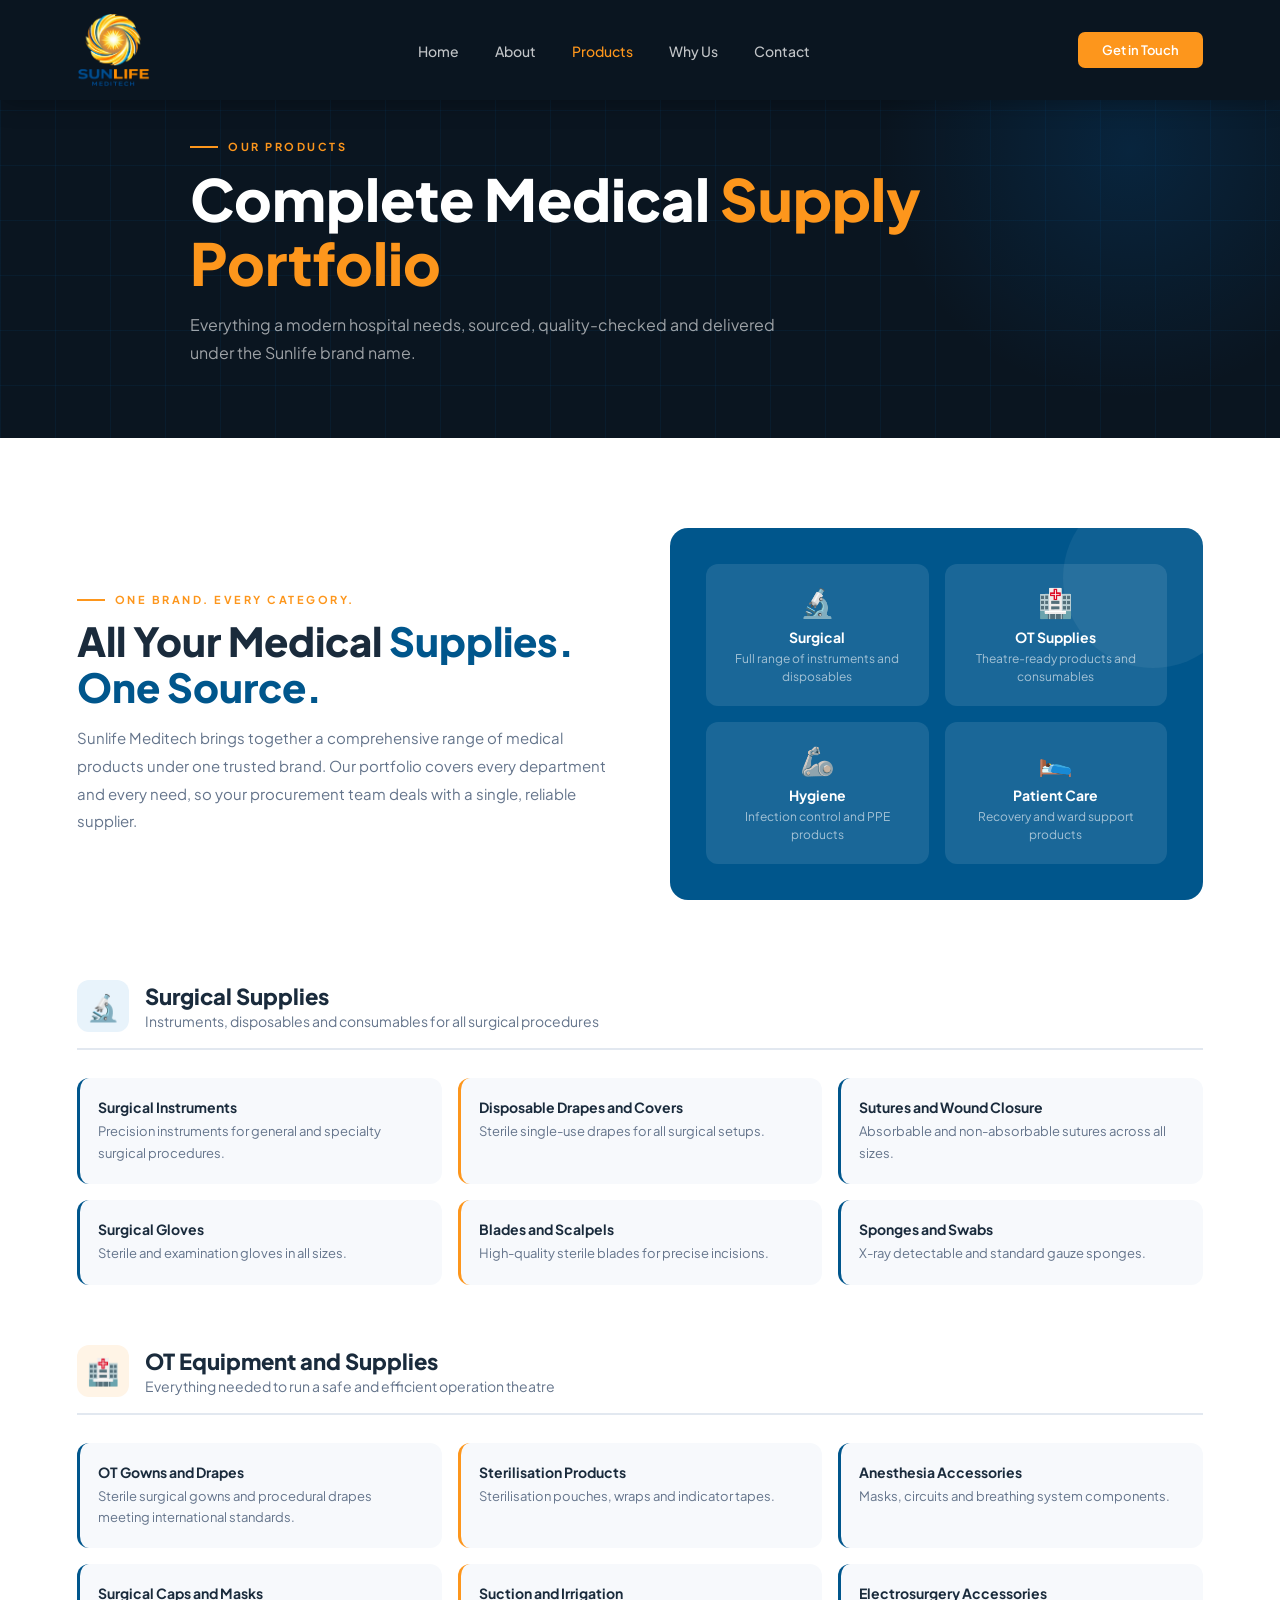
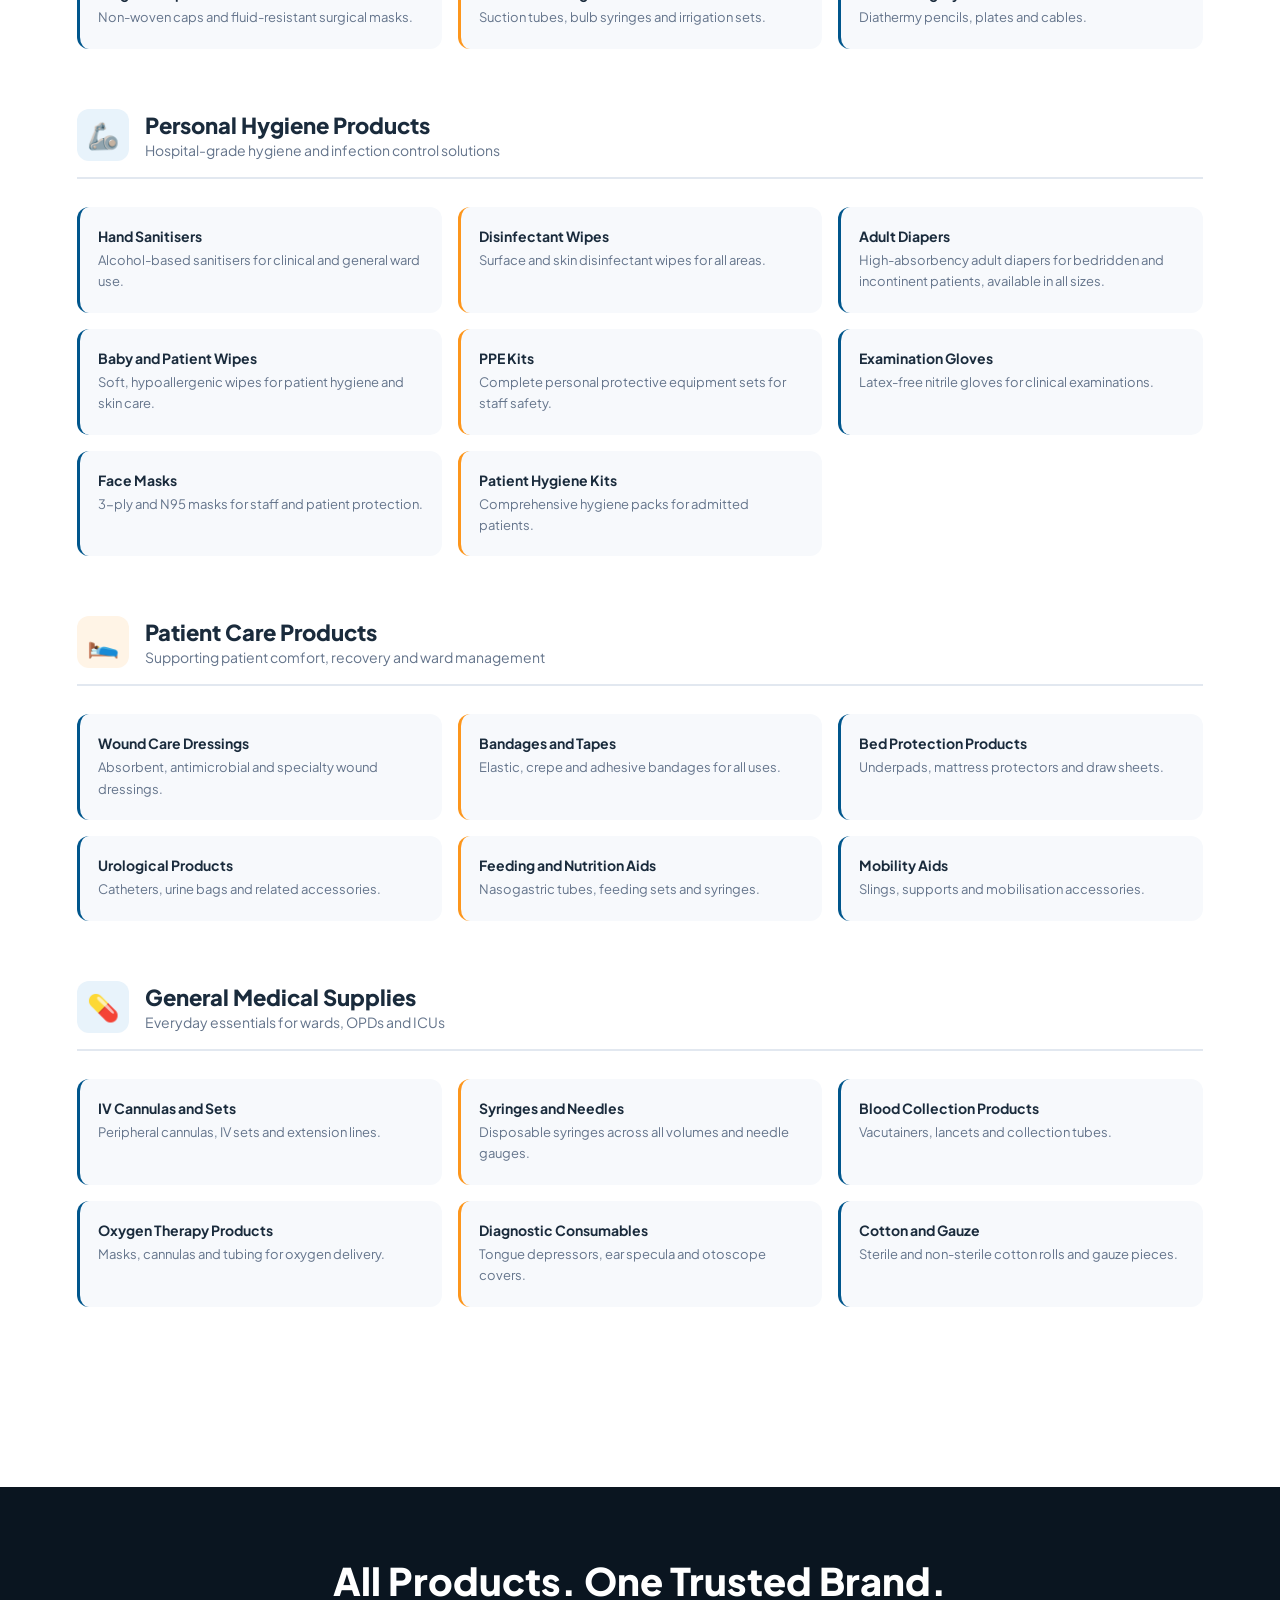
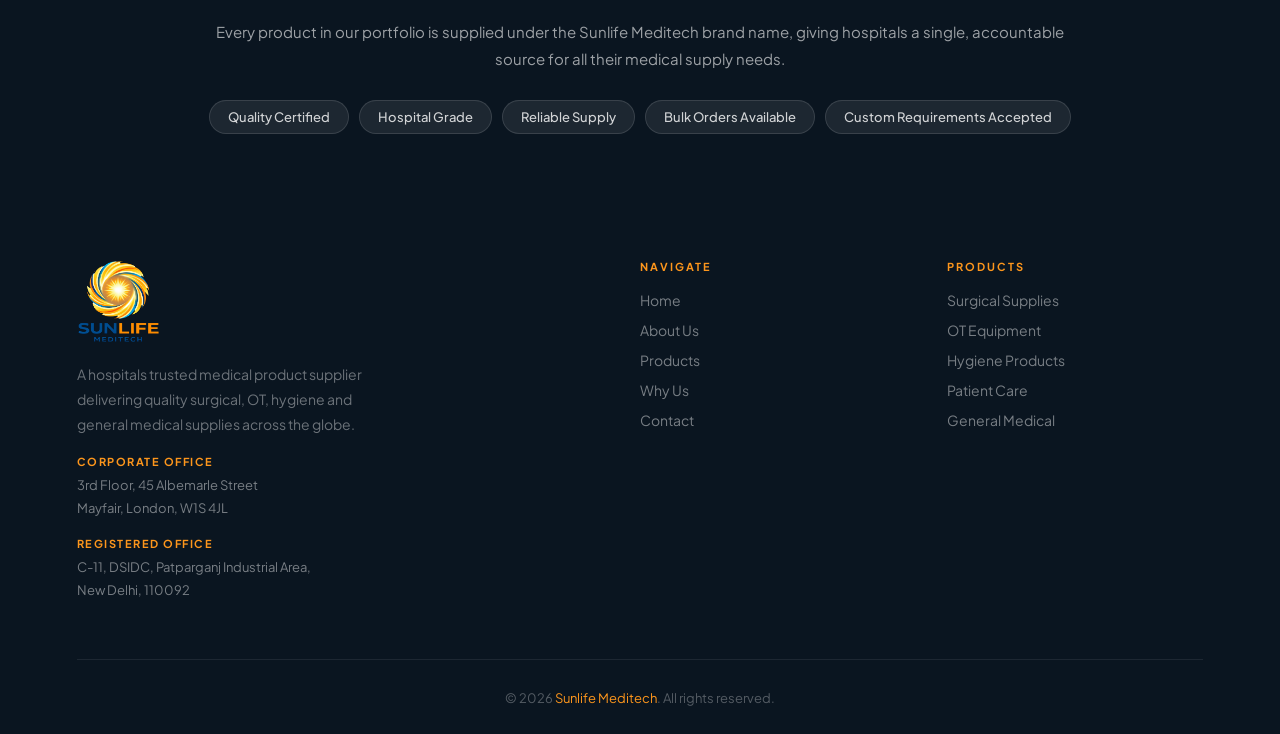
<file: products.html>
<!DOCTYPE html>
<html lang="en">
<head>
  <meta charset="UTF-8"/>
  <meta name="viewport" content="width=device-width, initial-scale=1.0"/>
  <title>Products | Sunlife Meditech</title>
  <link rel="stylesheet" href="css/style.css"/>
  <style>
    .products-main { padding: 90px 6%; background: var(--white); }
    .products-inner { max-width: 1200px; margin: 0 auto; }
    .prod-intro { display: grid; grid-template-columns: 1fr 1fr; gap: 60px; align-items: center; margin-bottom: 80px; }
    .prod-intro-text .sec-title { margin-top: 10px; }
    .prod-intro-text p { font-size: 15px; color: var(--muted); line-height: 1.85; margin-top: 14px; }
    .prod-intro-visual { background: var(--blue); border-radius: 18px; padding: 36px; position: relative; overflow: hidden; }
    .prod-intro-visual::before { content: ''; position: absolute; top: -40px; right: -40px; width: 180px; height: 180px; border-radius: 50%; background: rgba(255,255,255,0.06); }
    .prod-stat-grid { display: grid; grid-template-columns: 1fr 1fr; gap: 16px; position: relative; z-index: 1; }
    .prod-stat { background: rgba(255,255,255,0.1); border-radius: 12px; padding: 20px; text-align: center; }
    .prod-stat .ps-icon { font-size: 28px; margin-bottom: 8px; }
    .prod-stat .ps-title { font-size: 14px; font-weight: 700; color: white; margin-bottom: 4px; }
    .prod-stat .ps-sub { font-size: 12px; color: rgba(255,255,255,0.6); line-height: 1.5; }
    .prod-section { margin-bottom: 60px; }
    .prod-section-header { display: flex; align-items: center; gap: 16px; margin-bottom: 28px; padding-bottom: 16px; border-bottom: 2px solid var(--border); }
    .prod-section-icon { width: 52px; height: 52px; background: var(--blue-light); border-radius: 12px; display: flex; align-items: center; justify-content: center; font-size: 26px; }
    .prod-section-icon.orange-bg { background: #fff4e6; }
    .prod-section-title { font-size: 22px; font-weight: 800; color: var(--text); }
    .prod-section-sub { font-size: 14px; color: var(--muted); margin-top: 2px; }
    .prod-items { display: grid; grid-template-columns: repeat(3,1fr); gap: 16px; }
    .prod-item { background: var(--cream); border-radius: 12px; padding: 20px 18px; border-left: 3px solid var(--blue); transition: all 0.2s; }
    .prod-item:hover { background: white; box-shadow: 0 4px 16px rgba(0,0,0,0.07); transform: translateX(4px); }
    .prod-item:nth-child(3n+2) { border-left-color: var(--orange); }
    .prod-item-title { font-size: 14px; font-weight: 700; color: var(--text); margin-bottom: 5px; }
    .prod-item-body { font-size: 13px; color: var(--muted); line-height: 1.65; }
    .brand-strip { background: var(--dark); padding: 70px 6%; margin-top: 30px; }
    .bs-inner { max-width: 900px; margin: 0 auto; text-align: center; }
    .bs-inner h2 { font-size: clamp(24px,3.5vw,38px); font-weight: 800; color: white; margin-bottom: 14px; }
    .bs-inner p { font-size: 15px; color: rgba(255,255,255,0.6); line-height: 1.8; margin-bottom: 28px; }
    .bs-tags { display: flex; gap: 10px; flex-wrap: wrap; justify-content: center; }
    .bs-tag { background: rgba(255,255,255,0.08); border: 1px solid rgba(255,255,255,0.12); color: rgba(255,255,255,0.8); padding: 8px 18px; border-radius: 40px; font-size: 13px; font-weight: 500; }
    @media (max-width: 960px) { .prod-intro { grid-template-columns: 1fr; } .prod-items { grid-template-columns: 1fr 1fr; } }
    @media (max-width: 640px) { .prod-items { grid-template-columns: 1fr; } }
  </style>
</head>
<body>
<nav id="mainNav" class="solid">
  <a href="index.html" class="logo-wrap"><img src="images/logo%20(5).png" alt="Sunlife Meditech"/></a>
  <ul class="nav-links" id="navLinks">
    <li><a href="index.html">Home</a></li>
    <li><a href="about.html">About</a></li>
    <li><a href="products.html" class="active">Products</a></li>
    <li><a href="why-us.html">Why Us</a></li>
    <li><a href="contact.html">Contact</a></li>
  </ul>
  <a href="contact.html" class="nav-btn">Get in Touch</a>
  <div class="hamburger" onclick="toggleMenu()"><span></span><span></span><span></span></div>
</nav>
<div class="page-hero">
  <div class="page-hero-inner">
    <div class="page-hero-tag">Our Products</div>
    <h1>Complete Medical <span>Supply Portfolio</span></h1>
    <p>Everything a modern hospital needs, sourced, quality-checked and delivered under the Sunlife brand name.</p>
  </div>
</div>
<section class="products-main">
  <div class="products-inner">
    <div class="prod-intro">
      <div class="prod-intro-text rl">
        <div class="sec-tag">One Brand. Every Category.</div>
        <h2 class="sec-title">All Your Medical <span>Supplies. One Source.</span></h2>
        <p>Sunlife Meditech brings together a comprehensive range of medical products under one trusted brand. Our portfolio covers every department and every need, so your procurement team deals with a single, reliable supplier.</p>
      </div>
      <div class="rr">
        <div class="prod-intro-visual">
          <div class="prod-stat-grid">
            <div class="prod-stat"><div class="ps-icon">&#128300;</div><div class="ps-title">Surgical</div><div class="ps-sub">Full range of instruments and disposables</div></div>
            <div class="prod-stat"><div class="ps-icon">&#127973;</div><div class="ps-title">OT Supplies</div><div class="ps-sub">Theatre-ready products and consumables</div></div>
            <div class="prod-stat"><div class="ps-icon">&#129470;</div><div class="ps-title">Hygiene</div><div class="ps-sub">Infection control and PPE products</div></div>
            <div class="prod-stat"><div class="ps-icon">&#128716;</div><div class="ps-title">Patient Care</div><div class="ps-sub">Recovery and ward support products</div></div>
          </div>
        </div>
      </div>
    </div>

    <div class="prod-section reveal">
      <div class="prod-section-header">
        <div class="prod-section-icon">&#128300;</div>
        <div><div class="prod-section-title">Surgical Supplies</div><div class="prod-section-sub">Instruments, disposables and consumables for all surgical procedures</div></div>
      </div>
      <div class="prod-items">
        <div class="prod-item"><div class="prod-item-title">Surgical Instruments</div><div class="prod-item-body">Precision instruments for general and specialty surgical procedures.</div></div>
        <div class="prod-item"><div class="prod-item-title">Disposable Drapes and Covers</div><div class="prod-item-body">Sterile single-use drapes for all surgical setups.</div></div>
        <div class="prod-item"><div class="prod-item-title">Sutures and Wound Closure</div><div class="prod-item-body">Absorbable and non-absorbable sutures across all sizes.</div></div>
        <div class="prod-item"><div class="prod-item-title">Surgical Gloves</div><div class="prod-item-body">Sterile and examination gloves in all sizes.</div></div>
        <div class="prod-item"><div class="prod-item-title">Blades and Scalpels</div><div class="prod-item-body">High-quality sterile blades for precise incisions.</div></div>
        <div class="prod-item"><div class="prod-item-title">Sponges and Swabs</div><div class="prod-item-body">X-ray detectable and standard gauze sponges.</div></div>
      </div>
    </div>

    <div class="prod-section reveal">
      <div class="prod-section-header">
        <div class="prod-section-icon orange-bg">&#127973;</div>
        <div><div class="prod-section-title">OT Equipment and Supplies</div><div class="prod-section-sub">Everything needed to run a safe and efficient operation theatre</div></div>
      </div>
      <div class="prod-items">
        <div class="prod-item"><div class="prod-item-title">OT Gowns and Drapes</div><div class="prod-item-body">Sterile surgical gowns and procedural drapes meeting international standards.</div></div>
        <div class="prod-item"><div class="prod-item-title">Sterilisation Products</div><div class="prod-item-body">Sterilisation pouches, wraps and indicator tapes.</div></div>
        <div class="prod-item"><div class="prod-item-title">Anesthesia Accessories</div><div class="prod-item-body">Masks, circuits and breathing system components.</div></div>
        <div class="prod-item"><div class="prod-item-title">Surgical Caps and Masks</div><div class="prod-item-body">Non-woven caps and fluid-resistant surgical masks.</div></div>
        <div class="prod-item"><div class="prod-item-title">Suction and Irrigation</div><div class="prod-item-body">Suction tubes, bulb syringes and irrigation sets.</div></div>
        <div class="prod-item"><div class="prod-item-title">Electrosurgery Accessories</div><div class="prod-item-body">Diathermy pencils, plates and cables.</div></div>
      </div>
    </div>

    <div class="prod-section reveal">
      <div class="prod-section-header">
        <div class="prod-section-icon">&#129470;</div>
        <div><div class="prod-section-title">Personal Hygiene Products</div><div class="prod-section-sub">Hospital-grade hygiene and infection control solutions</div></div>
      </div>
      <div class="prod-items">
        <div class="prod-item"><div class="prod-item-title">Hand Sanitisers</div><div class="prod-item-body">Alcohol-based sanitisers for clinical and general ward use.</div></div>
        <div class="prod-item"><div class="prod-item-title">Disinfectant Wipes</div><div class="prod-item-body">Surface and skin disinfectant wipes for all areas.</div></div>
        <div class="prod-item"><div class="prod-item-title">Adult Diapers</div><div class="prod-item-body">High-absorbency adult diapers for bedridden and incontinent patients, available in all sizes.</div></div>
        <div class="prod-item"><div class="prod-item-title">Baby and Patient Wipes</div><div class="prod-item-body">Soft, hypoallergenic wipes for patient hygiene and skin care.</div></div>
        <div class="prod-item"><div class="prod-item-title">PPE Kits</div><div class="prod-item-body">Complete personal protective equipment sets for staff safety.</div></div>
        <div class="prod-item"><div class="prod-item-title">Examination Gloves</div><div class="prod-item-body">Latex-free nitrile gloves for clinical examinations.</div></div>
        <div class="prod-item"><div class="prod-item-title">Face Masks</div><div class="prod-item-body">3-ply and N95 masks for staff and patient protection.</div></div>
        <div class="prod-item"><div class="prod-item-title">Patient Hygiene Kits</div><div class="prod-item-body">Comprehensive hygiene packs for admitted patients.</div></div>
      </div>
    </div>

    <div class="prod-section reveal">
      <div class="prod-section-header">
        <div class="prod-section-icon orange-bg">&#128716;</div>
        <div><div class="prod-section-title">Patient Care Products</div><div class="prod-section-sub">Supporting patient comfort, recovery and ward management</div></div>
      </div>
      <div class="prod-items">
        <div class="prod-item"><div class="prod-item-title">Wound Care Dressings</div><div class="prod-item-body">Absorbent, antimicrobial and specialty wound dressings.</div></div>
        <div class="prod-item"><div class="prod-item-title">Bandages and Tapes</div><div class="prod-item-body">Elastic, crepe and adhesive bandages for all uses.</div></div>
        <div class="prod-item"><div class="prod-item-title">Bed Protection Products</div><div class="prod-item-body">Underpads, mattress protectors and draw sheets.</div></div>
        <div class="prod-item"><div class="prod-item-title">Urological Products</div><div class="prod-item-body">Catheters, urine bags and related accessories.</div></div>
        <div class="prod-item"><div class="prod-item-title">Feeding and Nutrition Aids</div><div class="prod-item-body">Nasogastric tubes, feeding sets and syringes.</div></div>
        <div class="prod-item"><div class="prod-item-title">Mobility Aids</div><div class="prod-item-body">Slings, supports and mobilisation accessories.</div></div>
      </div>
    </div>

    <div class="prod-section reveal">
      <div class="prod-section-header">
        <div class="prod-section-icon">&#128138;</div>
        <div><div class="prod-section-title">General Medical Supplies</div><div class="prod-section-sub">Everyday essentials for wards, OPDs and ICUs</div></div>
      </div>
      <div class="prod-items">
        <div class="prod-item"><div class="prod-item-title">IV Cannulas and Sets</div><div class="prod-item-body">Peripheral cannulas, IV sets and extension lines.</div></div>
        <div class="prod-item"><div class="prod-item-title">Syringes and Needles</div><div class="prod-item-body">Disposable syringes across all volumes and needle gauges.</div></div>
        <div class="prod-item"><div class="prod-item-title">Blood Collection Products</div><div class="prod-item-body">Vacutainers, lancets and collection tubes.</div></div>
        <div class="prod-item"><div class="prod-item-title">Oxygen Therapy Products</div><div class="prod-item-body">Masks, cannulas and tubing for oxygen delivery.</div></div>
        <div class="prod-item"><div class="prod-item-title">Diagnostic Consumables</div><div class="prod-item-body">Tongue depressors, ear specula and otoscope covers.</div></div>
        <div class="prod-item"><div class="prod-item-title">Cotton and Gauze</div><div class="prod-item-body">Sterile and non-sterile cotton rolls and gauze pieces.</div></div>
      </div>
    </div>
  </div>
</section>

<div class="brand-strip">
  <div class="bs-inner reveal">
    <h2>All Products. One Trusted Brand.</h2>
    <p>Every product in our portfolio is supplied under the Sunlife Meditech brand name, giving hospitals a single, accountable source for all their medical supply needs.</p>
    <div class="bs-tags">
      <span class="bs-tag">Quality Certified</span>
      <span class="bs-tag">Hospital Grade</span>
      <span class="bs-tag">Reliable Supply</span>
      <span class="bs-tag">Bulk Orders Available</span>
      <span class="bs-tag">Custom Requirements Accepted</span>
    </div>
  </div>
</div>

<footer>
  <div class="footer-inner">
    <div class="footer-brand">
      <div class="footer-logo"><img src="images/logo%20(5).png" alt="Sunlife Meditech"/></div>
      <p>A hospitals trusted medical product supplier delivering quality surgical, OT, hygiene and general medical supplies across the globe.</p>
      <div class="footer-offices">
        <div class="fo-block"><div class="fo-label">Corporate Office</div><div class="fo-addr">3rd Floor, 45 Albemarle Street<br>Mayfair, London, W1S 4JL</div></div>
        <div class="fo-block"><div class="fo-label">Registered Office</div><div class="fo-addr">C-11, DSIDC, Patparganj Industrial Area,<br>New Delhi, 110092</div></div>
      </div>
    </div>
    <div class="footer-col"><h5>Navigate</h5><ul><li><a href="index.html">Home</a></li><li><a href="about.html">About Us</a></li><li><a href="products.html">Products</a></li><li><a href="why-us.html">Why Us</a></li><li><a href="contact.html">Contact</a></li></ul></div>
    <div class="footer-col"><h5>Products</h5><ul><li><a href="products.html">Surgical Supplies</a></li><li><a href="products.html">OT Equipment</a></li><li><a href="products.html">Hygiene Products</a></li><li><a href="products.html">Patient Care</a></li><li><a href="products.html">General Medical</a></li></ul></div>
  </div>
  <div class="footer-bottom"><p>&#169; 2026 <span>Sunlife Meditech</span>. All rights reserved.</p></div>
</footer>
<script src="js/main.js"></script>
</body>
</html>
</file>
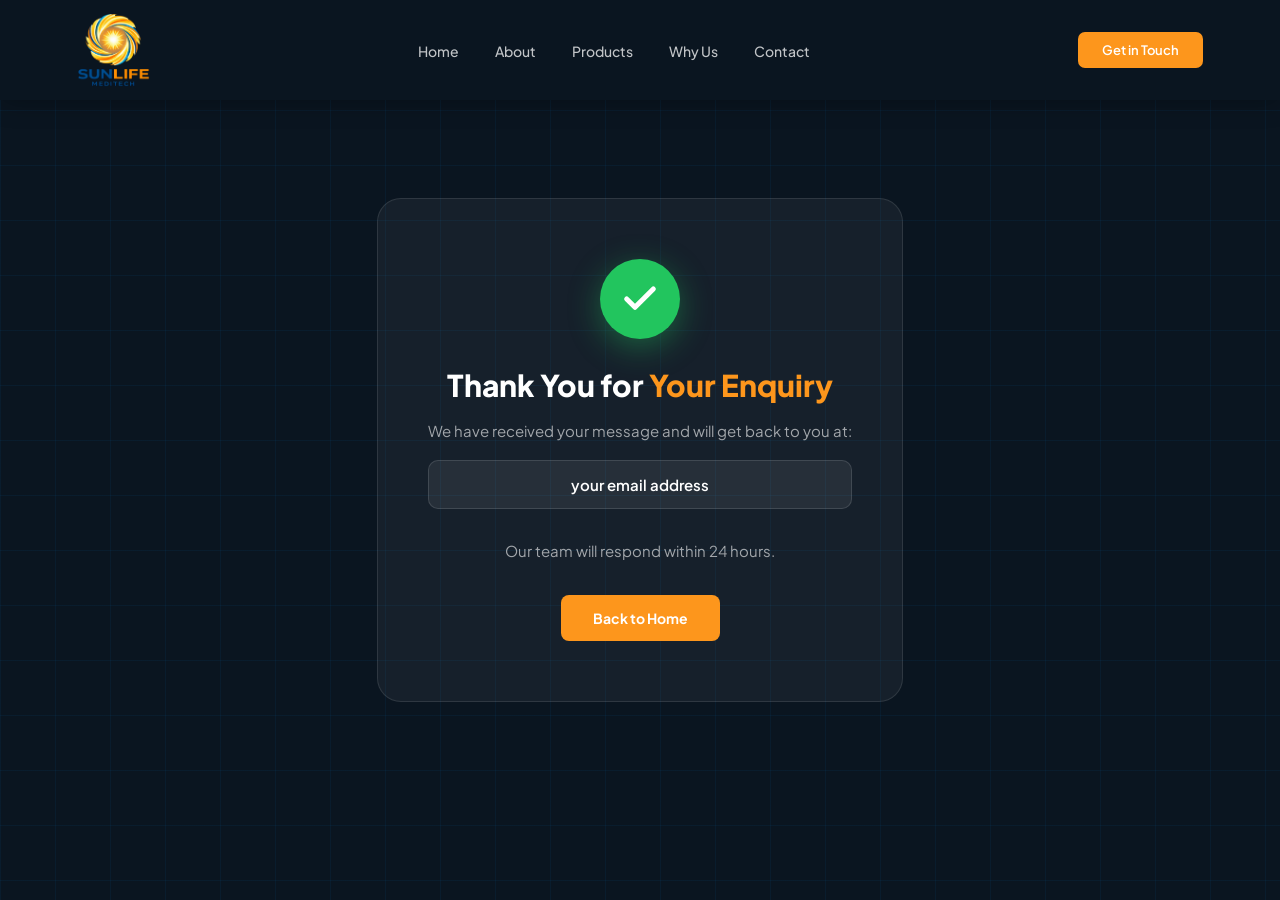
<file: thank-you.html>
<!DOCTYPE html>
<html lang="en">
<head>
  <meta charset="UTF-8"/>
  <meta name="viewport" content="width=device-width, initial-scale=1.0"/>
  <title>Thank You | Sunlife Meditech</title>
  <link rel="stylesheet" href="css/style.css"/>
  <style>
    .thankyou-page { min-height: 100vh; background: var(--dark); display: flex; align-items: center; justify-content: center; padding: 100px 6%; position: relative; overflow: hidden; }
    .thankyou-page::before { content: ''; position: absolute; inset: 0; background-image: linear-gradient(rgba(0,86,140,0.12) 1px, transparent 1px), linear-gradient(90deg, rgba(0,86,140,0.12) 1px, transparent 1px); background-size: 55px 55px; }
    .ty-card { background: rgba(255,255,255,0.05); border: 1px solid rgba(255,255,255,0.1); border-radius: 24px; padding: 60px 50px; text-align: center; max-width: 560px; position: relative; z-index: 2; }
    .ty-icon {
      width: 80px; height: 80px; background: #22c55e;
      border-radius: 50%; display: flex; align-items: center;
      justify-content: center; margin: 0 auto 28px;
      box-shadow: 0 8px 32px rgba(34,197,94,0.4);
    }
    .ty-icon svg { width: 40px; height: 40px; }
    .ty-heading { font-size: 30px; font-weight: 800; color: white; margin-bottom: 14px; line-height: 1.2; }
    .ty-heading span { color: var(--orange); }
    .ty-body { font-size: 15px; color: rgba(255,255,255,0.6); line-height: 1.8; margin-bottom: 10px; }
    .ty-email-box {
      background: rgba(255,255,255,0.07); border: 1px solid rgba(255,255,255,0.12);
      border-radius: 10px; padding: 14px 20px; margin: 16px 0 28px;
      font-size: 15px; color: white; font-weight: 600;
      word-break: break-all;
    }
    .ty-btn { background: var(--orange); color: white; padding: 14px 32px; border-radius: 8px; font-weight: 700; font-size: 14px; text-decoration: none; transition: all 0.2s; display: inline-block; }
    .ty-btn:hover { background: var(--orange-deep); transform: translateY(-2px); }
  </style>
</head>
<body>
<nav id="mainNav" class="solid">
  <a href="index.html" class="logo-wrap"><img src="images/logo%20(5).png" alt="Sunlife Meditech"/></a>
  <ul class="nav-links" id="navLinks">
    <li><a href="index.html">Home</a></li>
    <li><a href="about.html">About</a></li>
    <li><a href="products.html">Products</a></li>
    <li><a href="why-us.html">Why Us</a></li>
    <li><a href="contact.html">Contact</a></li>
  </ul>
  <a href="contact.html" class="nav-btn">Get in Touch</a>
  <div class="hamburger" onclick="toggleMenu()"><span></span><span></span><span></span></div>
</nav>

<div class="thankyou-page">
  <div class="ty-card">
    <div class="ty-icon">
      <svg viewBox="0 0 24 24" fill="none" stroke="white" stroke-width="3" stroke-linecap="round" stroke-linejoin="round">
        <polyline points="20 6 9 17 4 12"></polyline>
      </svg>
    </div>
    <h1 class="ty-heading">Thank You for <span>Your Enquiry</span></h1>
    <p class="ty-body">We have received your message and will get back to you at:</p>
    <div class="ty-email-box" id="visitorEmail">your email address</div>
    <p class="ty-body">Our team will respond within 24 hours.</p>
    <br/>
    <a href="index.html" class="ty-btn">Back to Home</a>
  </div>
</div>

<script src="js/main.js"></script>
<script>
  // Read the email from the URL query string that Netlify passes back
  function getParam(name) {
    const url = new URLSearchParams(window.location.search);
    return url.get(name);
  }

  // Try to get email from URL params
  const email = getParam('email');
  if (email) {
    document.getElementById('visitorEmail').textContent = email;
  } else {
    // Fallback: read from sessionStorage if set before form submit
    const stored = sessionStorage.getItem('enquiry_email');
    if (stored) {
      document.getElementById('visitorEmail').textContent = stored;
      sessionStorage.removeItem('enquiry_email');
    }
  }
</script>
</body>
</html>
</file>
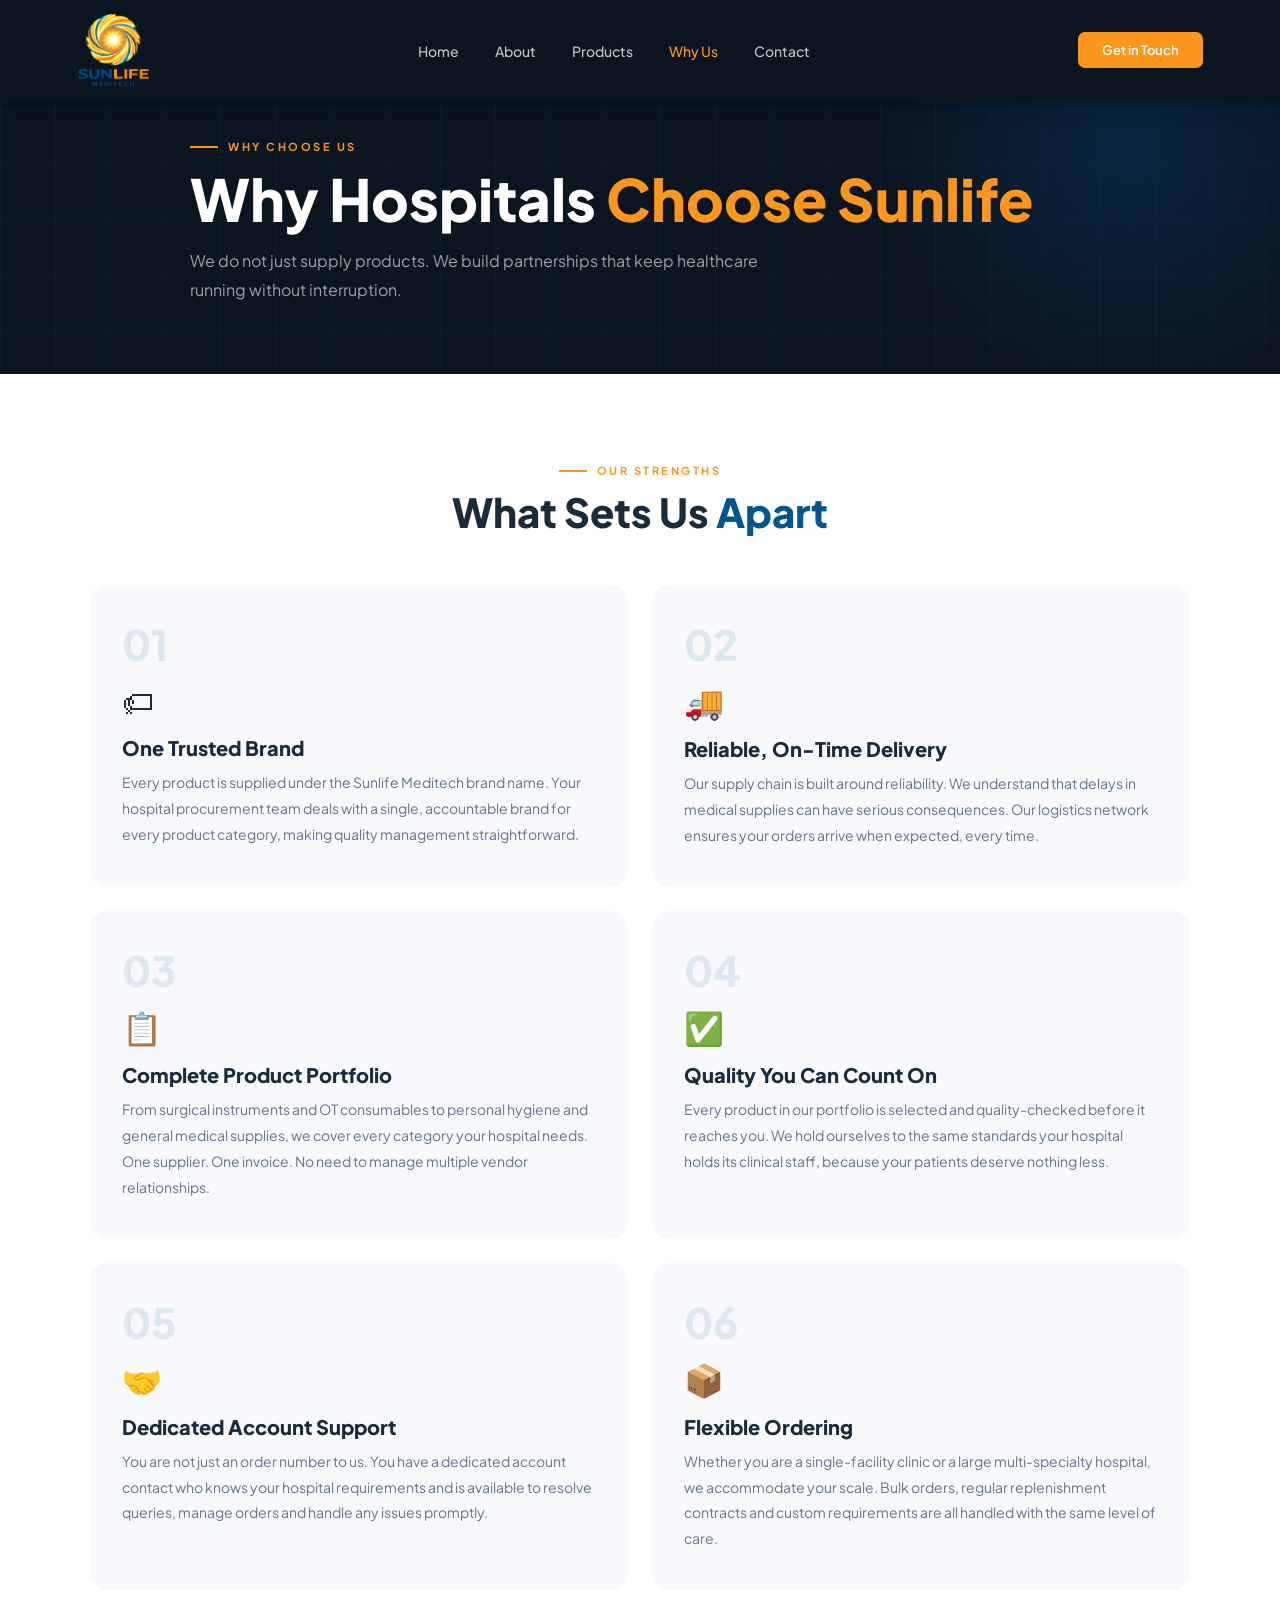
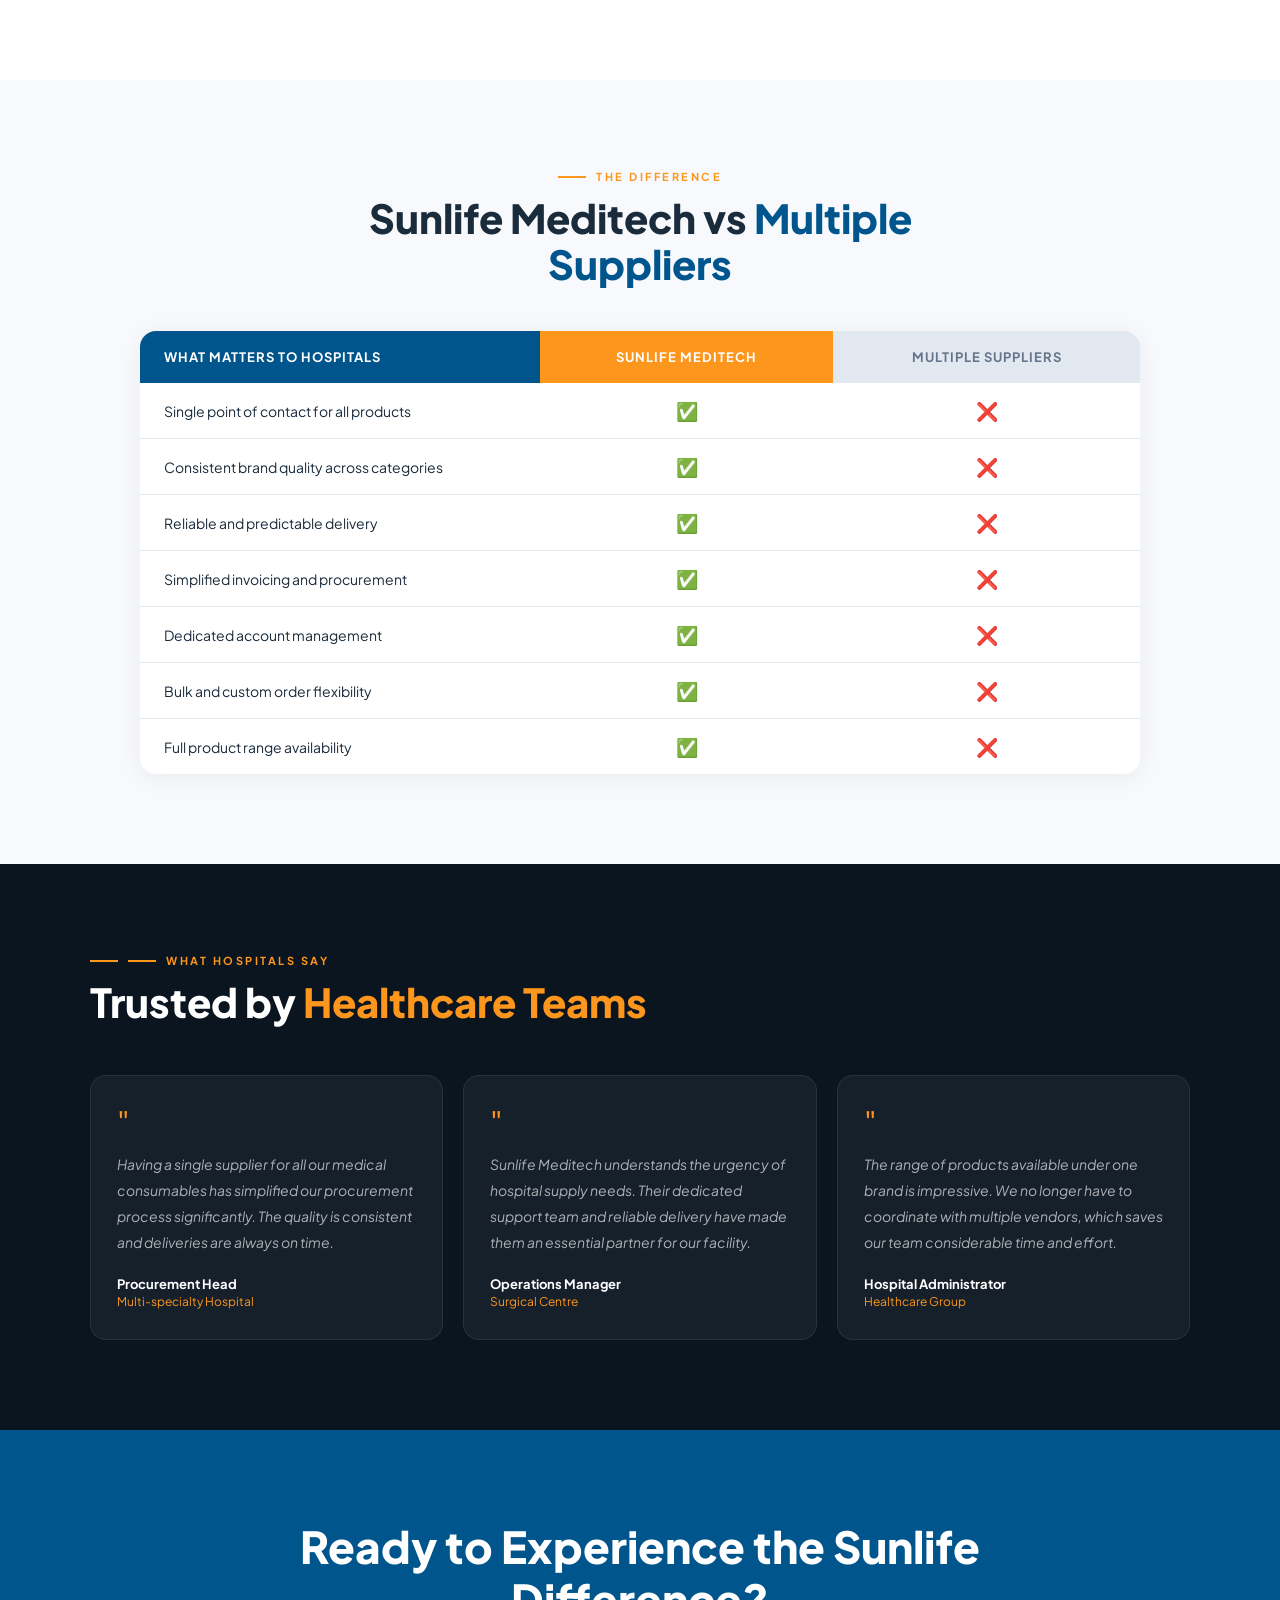
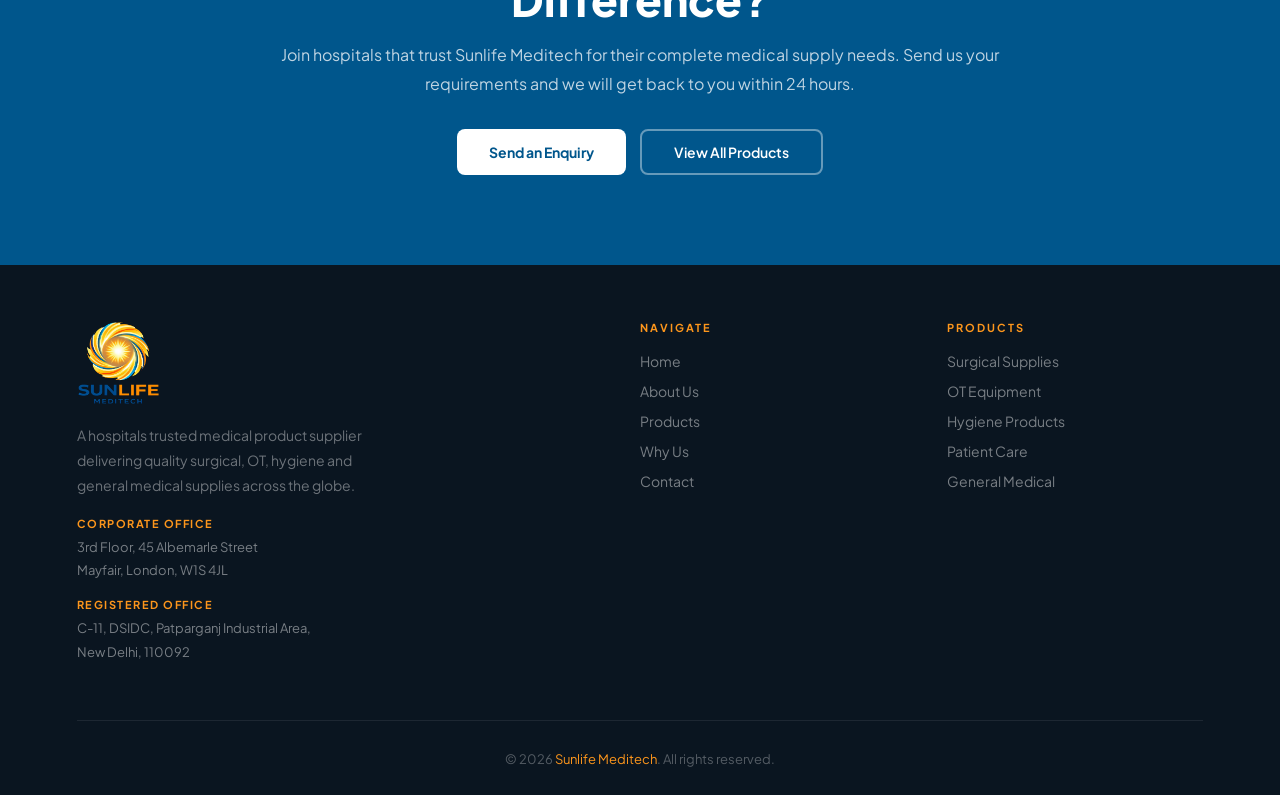
<file: why-us.html>
<!DOCTYPE html>
<html lang="en">
<head>
  <meta charset="UTF-8"/>
  <meta name="viewport" content="width=device-width, initial-scale=1.0"/>
  <title>Why Choose Us | Sunlife Meditech</title>
  <link rel="stylesheet" href="css/style.css"/>
  <style>
    .reasons { padding: 90px 6%; background: var(--white); }
    .reasons-inner { max-width: 1100px; margin: 0 auto; }
    .reasons-grid { display: grid; grid-template-columns: 1fr 1fr; gap: 24px; margin-top: 50px; }
    .reason-card { background: var(--cream); border-radius: 18px; padding: 36px 30px; transition: all 0.25s; border: 2px solid transparent; }
    .reason-card:hover { background: white; border-color: var(--blue); box-shadow: 0 8px 32px rgba(0,86,140,0.1); transform: translateY(-4px); }
    .rc-num { font-size: 42px; font-weight: 800; color: rgba(0,86,140,0.1); line-height: 1; margin-bottom: 16px; }
    .rc-icon { font-size: 32px; margin-bottom: 14px; }
    .rc-title { font-size: 20px; font-weight: 800; color: var(--text); margin-bottom: 10px; }
    .rc-body { font-size: 14px; color: var(--muted); line-height: 1.85; }
    .comparison { padding: 90px 6%; background: var(--cream); }
    .comparison-inner { max-width: 1000px; margin: 0 auto; }
    .comp-table { width: 100%; border-collapse: collapse; margin-top: 44px; background: white; border-radius: 16px; overflow: hidden; box-shadow: 0 4px 24px rgba(0,0,0,0.06); }
    .comp-table th { padding: 18px 24px; text-align: left; font-size: 13px; font-weight: 700; letter-spacing: 1px; text-transform: uppercase; }
    .comp-table th:first-child { background: var(--blue); color: white; width: 40%; }
    .comp-table th:nth-child(2) { background: var(--orange); color: white; text-align: center; }
    .comp-table th:last-child { background: #e2e8f0; color: var(--muted); text-align: center; }
    .comp-table td { padding: 16px 24px; border-bottom: 1px solid var(--border); font-size: 14px; color: var(--text); }
    .comp-table td:nth-child(2), .comp-table td:last-child { text-align: center; font-size: 18px; }
    .comp-table tr:last-child td { border-bottom: none; }
    .comp-table tr:hover td { background: var(--cream); }
    .testimony { padding: 90px 6%; background: var(--dark); }
    .testimony-inner { max-width: 1100px; margin: 0 auto; }
    .testimony-inner .sec-title { color: white; }
    .testimony-inner .sec-title span { color: var(--orange); }
    .testimony-grid { display: grid; grid-template-columns: repeat(3,1fr); gap: 20px; margin-top: 50px; }
    .test-card { background: rgba(255,255,255,0.05); border: 1px solid rgba(255,255,255,0.08); border-radius: 16px; padding: 30px 26px; }
    .test-quote { font-size: 32px; color: var(--orange); line-height: 1; margin-bottom: 14px; }
    .test-body { font-size: 14px; color: rgba(255,255,255,0.65); line-height: 1.85; margin-bottom: 20px; font-style: italic; }
    .test-author { font-size: 13px; font-weight: 700; color: white; }
    .test-role { font-size: 12px; color: var(--orange); margin-top: 2px; }
    .cta-section { padding: 90px 6%; background: var(--blue); }
    .cta-section-inner { max-width: 800px; margin: 0 auto; text-align: center; }
    .cta-section-inner h2 { font-size: clamp(28px,4vw,44px); font-weight: 800; color: white; margin-bottom: 16px; line-height: 1.2; }
    .cta-section-inner p { font-size: 16px; color: rgba(255,255,255,0.75); line-height: 1.8; margin-bottom: 30px; }
    .cta-btns { display: flex; gap: 14px; justify-content: center; flex-wrap: wrap; }
    .btn-white { background: white; color: var(--blue); padding: 14px 32px; border-radius: 8px; font-weight: 700; font-size: 14px; text-decoration: none; transition: all 0.2s; }
    .btn-white:hover { transform: translateY(-2px); box-shadow: 0 8px 24px rgba(0,0,0,0.15); }
    .btn-outline-white { color: white; border: 2px solid rgba(255,255,255,0.4); padding: 12px 32px; border-radius: 8px; font-weight: 600; font-size: 14px; text-decoration: none; transition: all 0.2s; }
    .btn-outline-white:hover { border-color: white; }
    @media (max-width: 960px) { .reasons-grid { grid-template-columns: 1fr; } .testimony-grid { grid-template-columns: 1fr; } }
    @media (max-width: 640px) { .comp-table th, .comp-table td { padding: 12px 14px; } }
  </style>
</head>
<body>
<nav id="mainNav" class="solid">
  <a href="index.html" class="logo-wrap"><img src="images/logo%20(5).png" alt="Sunlife Meditech"/></a>
  <ul class="nav-links" id="navLinks">
    <li><a href="index.html">Home</a></li>
    <li><a href="about.html">About</a></li>
    <li><a href="products.html">Products</a></li>
    <li><a href="why-us.html" class="active">Why Us</a></li>
    <li><a href="contact.html">Contact</a></li>
  </ul>
  <a href="contact.html" class="nav-btn">Get in Touch</a>
  <div class="hamburger" onclick="toggleMenu()"><span></span><span></span><span></span></div>
</nav>
<div class="page-hero">
  <div class="page-hero-inner">
    <div class="page-hero-tag">Why Choose Us</div>
    <h1>Why Hospitals <span>Choose Sunlife</span></h1>
    <p>We do not just supply products. We build partnerships that keep healthcare running without interruption.</p>
  </div>
</div>
<section class="reasons">
  <div class="reasons-inner">
    <div class="reveal" style="text-align:center;max-width:580px;margin:0 auto;">
      <div class="sec-tag" style="justify-content:center">Our Strengths</div>
      <h2 class="sec-title" style="margin-top:10px">What Sets Us <span>Apart</span></h2>
    </div>
    <div class="reasons-grid">
      <div class="reason-card reveal"><div class="rc-num">01</div><div class="rc-icon">&#127991;</div><div class="rc-title">One Trusted Brand</div><div class="rc-body">Every product is supplied under the Sunlife Meditech brand name. Your hospital procurement team deals with a single, accountable brand for every product category, making quality management straightforward.</div></div>
      <div class="reason-card reveal"><div class="rc-num">02</div><div class="rc-icon">&#128666;</div><div class="rc-title">Reliable, On-Time Delivery</div><div class="rc-body">Our supply chain is built around reliability. We understand that delays in medical supplies can have serious consequences. Our logistics network ensures your orders arrive when expected, every time.</div></div>
      <div class="reason-card reveal"><div class="rc-num">03</div><div class="rc-icon">&#128203;</div><div class="rc-title">Complete Product Portfolio</div><div class="rc-body">From surgical instruments and OT consumables to personal hygiene and general medical supplies, we cover every category your hospital needs. One supplier. One invoice. No need to manage multiple vendor relationships.</div></div>
      <div class="reason-card reveal"><div class="rc-num">04</div><div class="rc-icon">&#9989;</div><div class="rc-title">Quality You Can Count On</div><div class="rc-body">Every product in our portfolio is selected and quality-checked before it reaches you. We hold ourselves to the same standards your hospital holds its clinical staff, because your patients deserve nothing less.</div></div>
      <div class="reason-card reveal"><div class="rc-num">05</div><div class="rc-icon">&#129309;</div><div class="rc-title">Dedicated Account Support</div><div class="rc-body">You are not just an order number to us. You have a dedicated account contact who knows your hospital requirements and is available to resolve queries, manage orders and handle any issues promptly.</div></div>
      <div class="reason-card reveal"><div class="rc-num">06</div><div class="rc-icon">&#128230;</div><div class="rc-title">Flexible Ordering</div><div class="rc-body">Whether you are a single-facility clinic or a large multi-specialty hospital, we accommodate your scale. Bulk orders, regular replenishment contracts and custom requirements are all handled with the same level of care.</div></div>
    </div>
  </div>
</section>
<section class="comparison">
  <div class="comparison-inner">
    <div class="reveal" style="text-align:center;max-width:580px;margin:0 auto;">
      <div class="sec-tag" style="justify-content:center">The Difference</div>
      <h2 class="sec-title" style="margin-top:10px">Sunlife Meditech vs <span>Multiple Suppliers</span></h2>
    </div>
    <table class="comp-table reveal">
      <thead><tr><th>What Matters to Hospitals</th><th>Sunlife Meditech</th><th>Multiple Suppliers</th></tr></thead>
      <tbody>
        <tr><td>Single point of contact for all products</td><td>&#9989;</td><td>&#10060;</td></tr>
        <tr><td>Consistent brand quality across categories</td><td>&#9989;</td><td>&#10060;</td></tr>
        <tr><td>Reliable and predictable delivery</td><td>&#9989;</td><td>&#10060;</td></tr>
        <tr><td>Simplified invoicing and procurement</td><td>&#9989;</td><td>&#10060;</td></tr>
        <tr><td>Dedicated account management</td><td>&#9989;</td><td>&#10060;</td></tr>
        <tr><td>Bulk and custom order flexibility</td><td>&#9989;</td><td>&#10060;</td></tr>
        <tr><td>Full product range availability</td><td>&#9989;</td><td>&#10060;</td></tr>
      </tbody>
    </table>
  </div>
</section>
<section class="testimony">
  <div class="testimony-inner">
    <div class="reveal">
      <div class="sec-tag" style="color:var(--orange)"><span style="background:var(--orange);width:28px;height:2px;display:block"></span>What Hospitals Say</div>
      <h2 class="sec-title" style="margin-top:10px">Trusted by <span>Healthcare Teams</span></h2>
    </div>
    <div class="testimony-grid">
      <div class="test-card reveal"><div class="test-quote">"</div><div class="test-body">Having a single supplier for all our medical consumables has simplified our procurement process significantly. The quality is consistent and deliveries are always on time.</div><div class="test-author">Procurement Head</div><div class="test-role">Multi-specialty Hospital</div></div>
      <div class="test-card reveal"><div class="test-quote">"</div><div class="test-body">Sunlife Meditech understands the urgency of hospital supply needs. Their dedicated support team and reliable delivery have made them an essential partner for our facility.</div><div class="test-author">Operations Manager</div><div class="test-role">Surgical Centre</div></div>
      <div class="test-card reveal"><div class="test-quote">"</div><div class="test-body">The range of products available under one brand is impressive. We no longer have to coordinate with multiple vendors, which saves our team considerable time and effort.</div><div class="test-author">Hospital Administrator</div><div class="test-role">Healthcare Group</div></div>
    </div>
  </div>
</section>
<section class="cta-section">
  <div class="cta-section-inner reveal">
    <h2>Ready to Experience the Sunlife Difference?</h2>
    <p>Join hospitals that trust Sunlife Meditech for their complete medical supply needs. Send us your requirements and we will get back to you within 24 hours.</p>
    <div class="cta-btns">
      <a href="contact.html" class="btn-white">Send an Enquiry</a>
      <a href="products.html" class="btn-outline-white">View All Products</a>
    </div>
  </div>
</section>
<footer>
  <div class="footer-inner">
    <div class="footer-brand">
      <div class="footer-logo"><img src="images/logo%20(5).png" alt="Sunlife Meditech"/></div>
      <p>A hospitals trusted medical product supplier delivering quality surgical, OT, hygiene and general medical supplies across the globe.</p>
      <div class="footer-offices">
        <div class="fo-block"><div class="fo-label">Corporate Office</div><div class="fo-addr">3rd Floor, 45 Albemarle Street<br>Mayfair, London, W1S 4JL</div></div>
        <div class="fo-block"><div class="fo-label">Registered Office</div><div class="fo-addr">C-11, DSIDC, Patparganj Industrial Area,<br>New Delhi, 110092</div></div>
      </div>
    </div>
    <div class="footer-col"><h5>Navigate</h5><ul><li><a href="index.html">Home</a></li><li><a href="about.html">About Us</a></li><li><a href="products.html">Products</a></li><li><a href="why-us.html">Why Us</a></li><li><a href="contact.html">Contact</a></li></ul></div>
    <div class="footer-col"><h5>Products</h5><ul><li><a href="products.html">Surgical Supplies</a></li><li><a href="products.html">OT Equipment</a></li><li><a href="products.html">Hygiene Products</a></li><li><a href="products.html">Patient Care</a></li><li><a href="products.html">General Medical</a></li></ul></div>
  </div>
  <div class="footer-bottom"><p>&#169; 2026 <span>Sunlife Meditech</span>. All rights reserved.</p></div>
</footer>
<script src="js/main.js"></script>
</body>
</html>
</file>
<file: css/style.css>
@import url('https://fonts.googleapis.com/css2?family=Plus+Jakarta+Sans:wght@300;400;500;600;700;800&display=swap');

:root {
  --blue: #00568c;
  --blue-deep: #003a61;
  --blue-mid: #0072b8;
  --blue-light: #e8f3fb;
  --orange: #fd961c;
  --orange-deep: #d97b0e;
  --cream: #f7f9fc;
  --white: #ffffff;
  --dark: #0a1520;
  --text: #1a2b3c;
  --muted: #64748b;
  --border: #e2e8f0;
}

*, *::before, *::after { margin: 0; padding: 0; box-sizing: border-box; }
html { scroll-behavior: smooth; }
body { font-family: 'Plus Jakarta Sans', sans-serif; background: var(--white); color: var(--text); overflow-x: hidden; }

/* NAV */
nav { position: fixed; top: 0; left: 0; width: 100%; z-index: 500; padding: 0 6%; display: flex; align-items: center; justify-content: space-between; height: 100px; transition: background 0.3s, box-shadow 0.3s; }
nav.scrolled { background: #0a1520; backdrop-filter: blur(10px); box-shadow: 0 2px 24px rgba(0,0,0,0.3); }
nav.solid { background: #0a1520; box-shadow: 0 2px 24px rgba(0,0,0,0.3); }
.logo-wrap { display: flex; align-items: center; text-decoration: none; }
.logo-wrap img { height: 74px; width: auto; object-fit: contain; }
.footer-logo img { height: 84px; width: auto; object-fit: contain; }
.nav-links { display: flex; gap: 36px; list-style: none; }
.nav-links a { color: rgba(255,255,255,0.75); font-size: 14px; font-weight: 500; text-decoration: none; transition: color 0.2s; }
.nav-links a:hover, .nav-links a.active { color: white; }
.nav-links a.active { color: var(--orange); }
.nav-btn { background: var(--orange); color: white; padding: 10px 24px; border-radius: 7px; font-weight: 600; font-size: 13px; text-decoration: none; transition: all 0.2s; }
.nav-btn:hover { background: var(--orange-deep); }
.hamburger { display: none; flex-direction: column; gap: 5px; cursor: pointer; }
.hamburger span { width: 24px; height: 2px; background: white; border-radius: 2px; }

/* PAGE HERO */
.page-hero { background: var(--dark); padding: 140px 6% 70px; position: relative; overflow: hidden; }
.page-hero::before { content: ''; position: absolute; inset: 0; background-image: linear-gradient(rgba(0,86,140,0.12) 1px, transparent 1px), linear-gradient(90deg, rgba(0,86,140,0.12) 1px, transparent 1px); background-size: 55px 55px; }
.page-hero::after { content: ''; position: absolute; top: -100px; right: -100px; width: 500px; height: 500px; border-radius: 50%; background: radial-gradient(circle, rgba(0,100,180,0.2) 0%, transparent 70%); }
.page-hero-inner { max-width: 900px; margin: 0 auto; position: relative; z-index: 2; }
.page-hero-tag { font-size: 11px; font-weight: 700; letter-spacing: 2.5px; text-transform: uppercase; color: var(--orange); display: flex; align-items: center; gap: 10px; margin-bottom: 14px; }
.page-hero-tag::before { content: ''; width: 28px; height: 2px; background: var(--orange); display: block; }
.page-hero h1 { font-size: clamp(36px, 5vw, 58px); font-weight: 800; color: white; line-height: 1.1; margin-bottom: 16px; }
.page-hero h1 span { color: var(--orange); }
.page-hero p { font-size: 16px; color: rgba(255,255,255,0.6); line-height: 1.8; max-width: 600px; }

/* SECTION COMMONS */
.sec-tag { font-size: 11px; font-weight: 700; letter-spacing: 2.5px; text-transform: uppercase; color: var(--orange); display: flex; align-items: center; gap: 10px; margin-bottom: 12px; }
.sec-tag::before { content: ''; width: 28px; height: 2px; background: var(--orange); display: block; }
.sec-title { font-size: clamp(26px, 3.5vw, 40px); font-weight: 800; line-height: 1.15; color: var(--text); margin-bottom: 14px; }
.sec-title span { color: var(--blue); }
.sec-sub { font-size: 15px; color: var(--muted); line-height: 1.8; max-width: 580px; }

/* TICKER */
.ticker-wrap { background: var(--orange); padding: 11px 0; overflow: hidden; }
.ticker { display: flex; white-space: nowrap; animation: tickerAnim 28s linear infinite; }
.ticker-item { display: inline-flex; align-items: center; gap: 12px; font-size: 11px; font-weight: 700; letter-spacing: 2px; text-transform: uppercase; color: white; padding: 0 28px; }
.ticker-item .sep { width: 5px; height: 5px; background: rgba(255,255,255,0.5); border-radius: 50%; }
@keyframes tickerAnim { from { transform: translateX(0); } to { transform: translateX(-50%); } }

/* FOOTER */
footer { background: #0a1520; padding: 56px 6% 28px; }
.footer-inner { max-width: 1200px; margin: 0 auto; display: grid; grid-template-columns: 2fr 1fr 1fr; gap: 50px; padding-bottom: 40px; border-bottom: 1px solid rgba(255,255,255,0.08); }
.footer-brand p { font-size: 14px; color: rgba(255,255,255,0.4); line-height: 1.8; margin-top: 14px; max-width: 290px; }
.footer-logo img { height: 84px; width: auto; object-fit: contain; }
.footer-offices { margin-top: 18px; }
.fo-block { margin-bottom: 16px; }
.fo-label { font-size: 11px; font-weight: 700; letter-spacing: 1.5px; text-transform: uppercase; color: var(--orange); margin-bottom: 6px; }
.fo-addr { font-size: 13px; color: rgba(255,255,255,0.45); line-height: 1.8; }
.footer-col h5 { font-size: 11px; letter-spacing: 2px; text-transform: uppercase; color: var(--orange); font-weight: 700; margin-bottom: 16px; }
.footer-col ul { list-style: none; display: flex; flex-direction: column; gap: 9px; }
.footer-col ul a { font-size: 14px; color: rgba(255,255,255,0.45); text-decoration: none; transition: color 0.2s; }
.footer-col ul a:hover { color: white; }
.footer-bottom { max-width: 1200px; margin: 26px auto 0; font-size: 13px; color: rgba(255,255,255,0.3); text-align: center; padding-top: 4px; }
.footer-bottom span { color: var(--orange); }

/* SCROLL REVEAL */
.reveal { opacity: 0; transform: translateY(30px); transition: opacity 0.6s ease, transform 0.6s ease; }
.reveal.up { opacity: 1; transform: translateY(0); }
.rl { opacity: 0; transform: translateX(-30px); transition: opacity 0.6s ease, transform 0.6s ease; }
.rl.up { opacity: 1; transform: translateX(0); }
.rr { opacity: 0; transform: translateX(30px); transition: opacity 0.6s ease, transform 0.6s ease; }
.rr.up { opacity: 1; transform: translateX(0); }

/* RESPONSIVE */
@media (max-width: 960px) { .footer-inner { grid-template-columns: 1fr; gap: 30px; } }
@media (max-width: 640px) {
  .nav-links, .nav-btn { display: none; }
  .hamburger { display: flex; }
  .nav-links.open { display: flex; flex-direction: column; position: absolute; top: 72px; left: 0; right: 0; background: var(--dark); padding: 20px 6%; gap: 18px; }
  .footer-bottom { flex-direction: column; text-align: center; }
}
</file>
